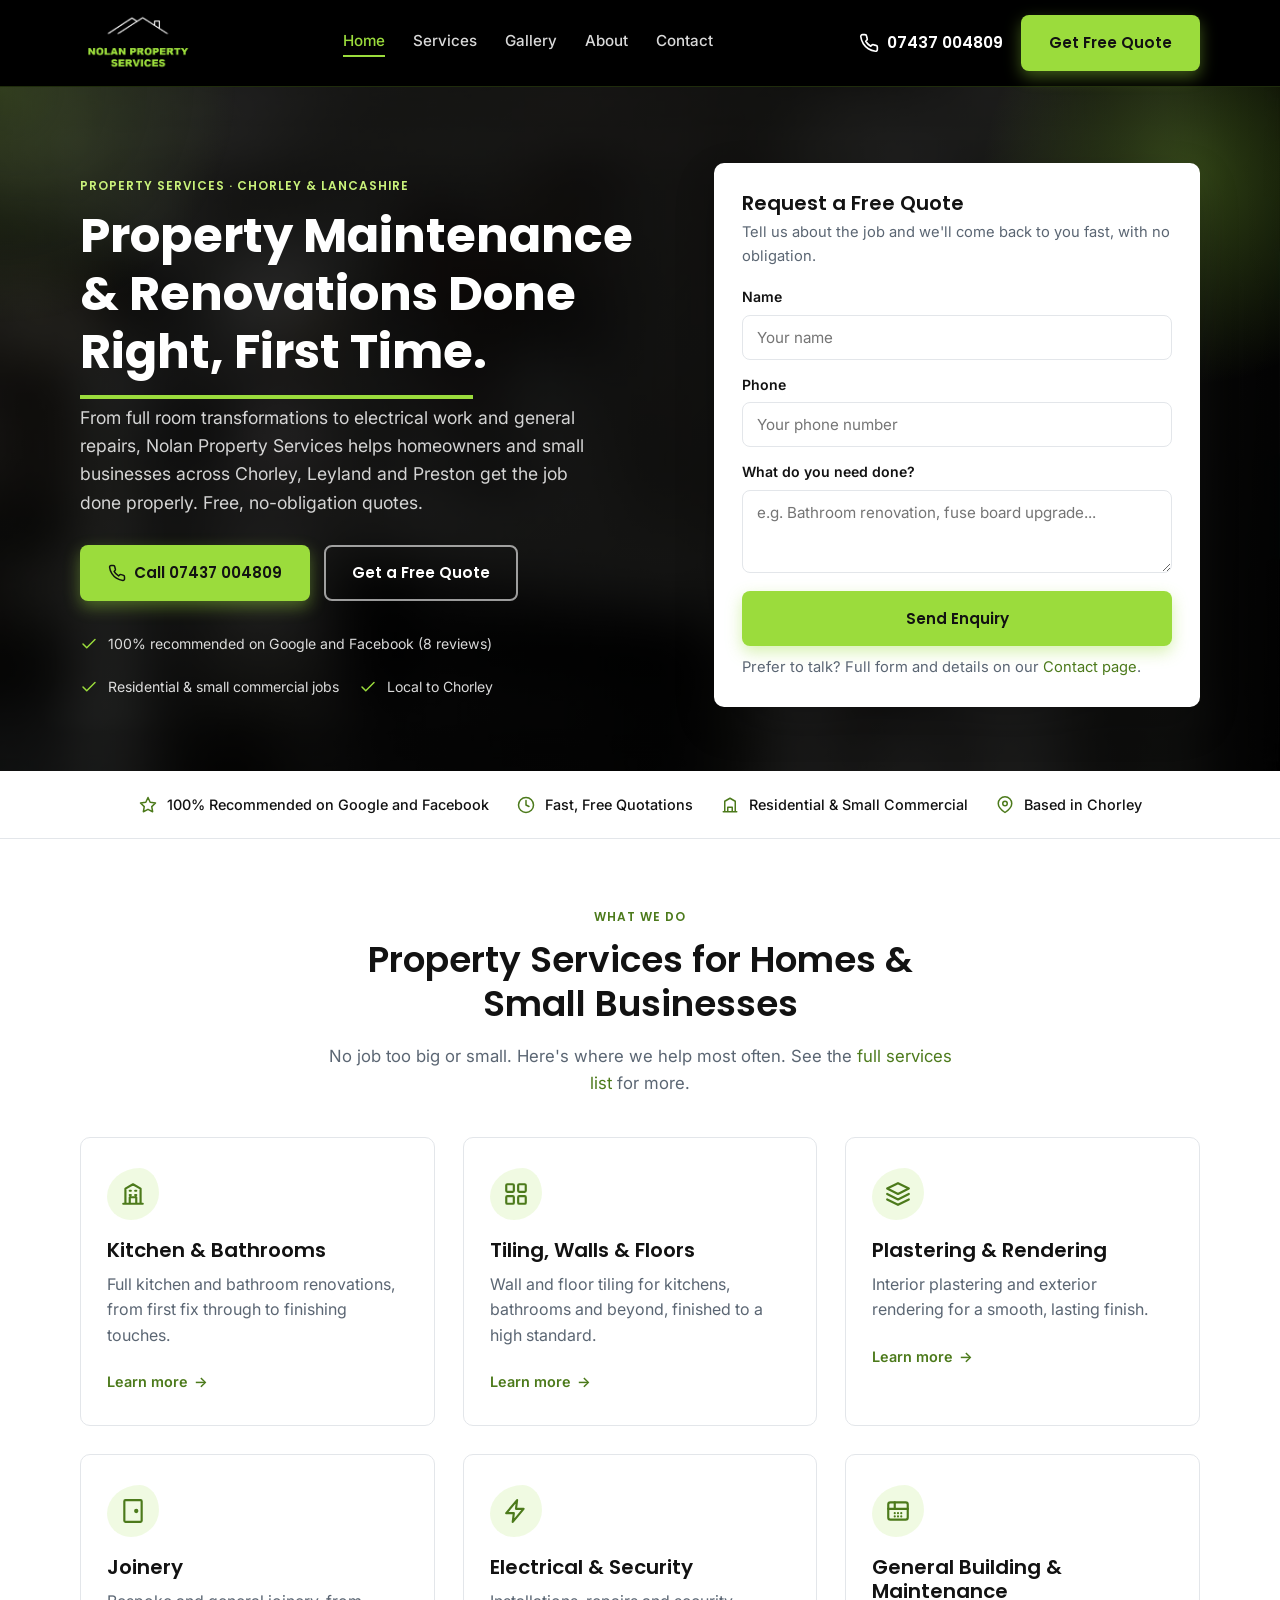
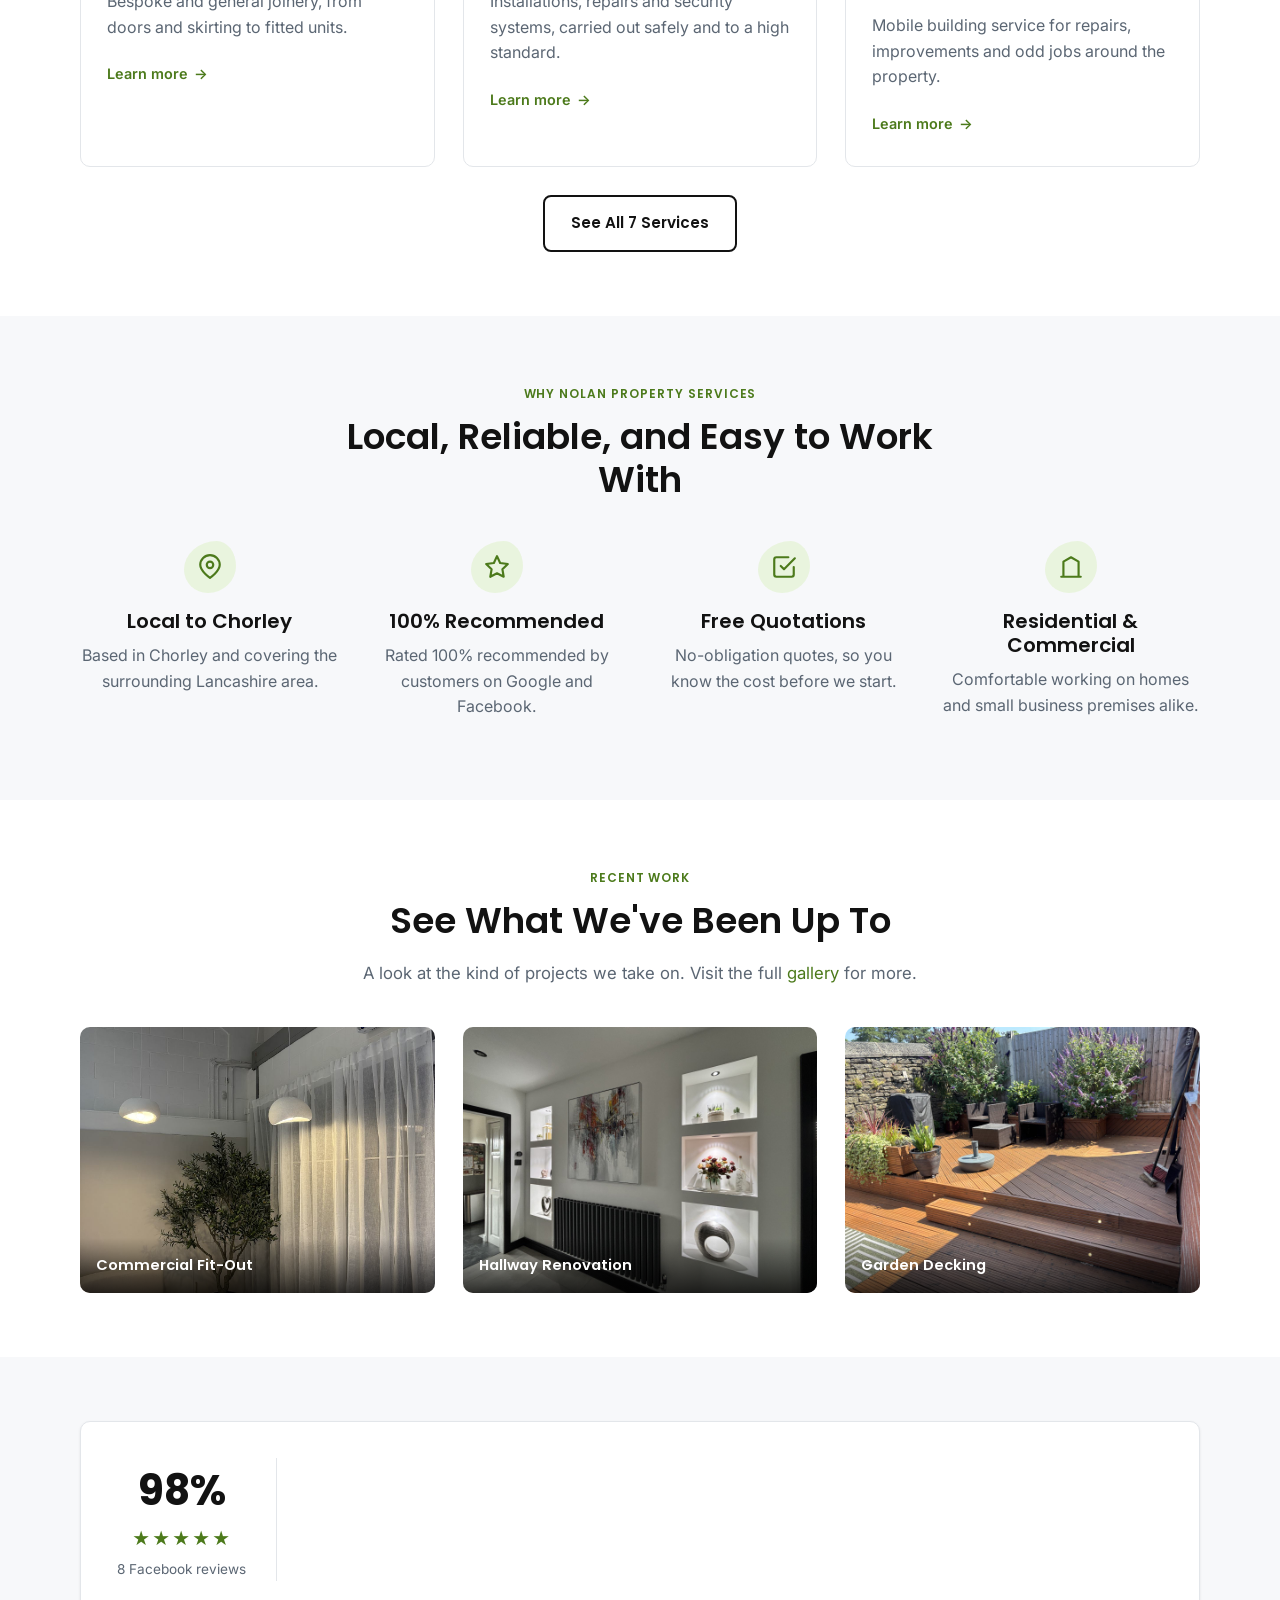
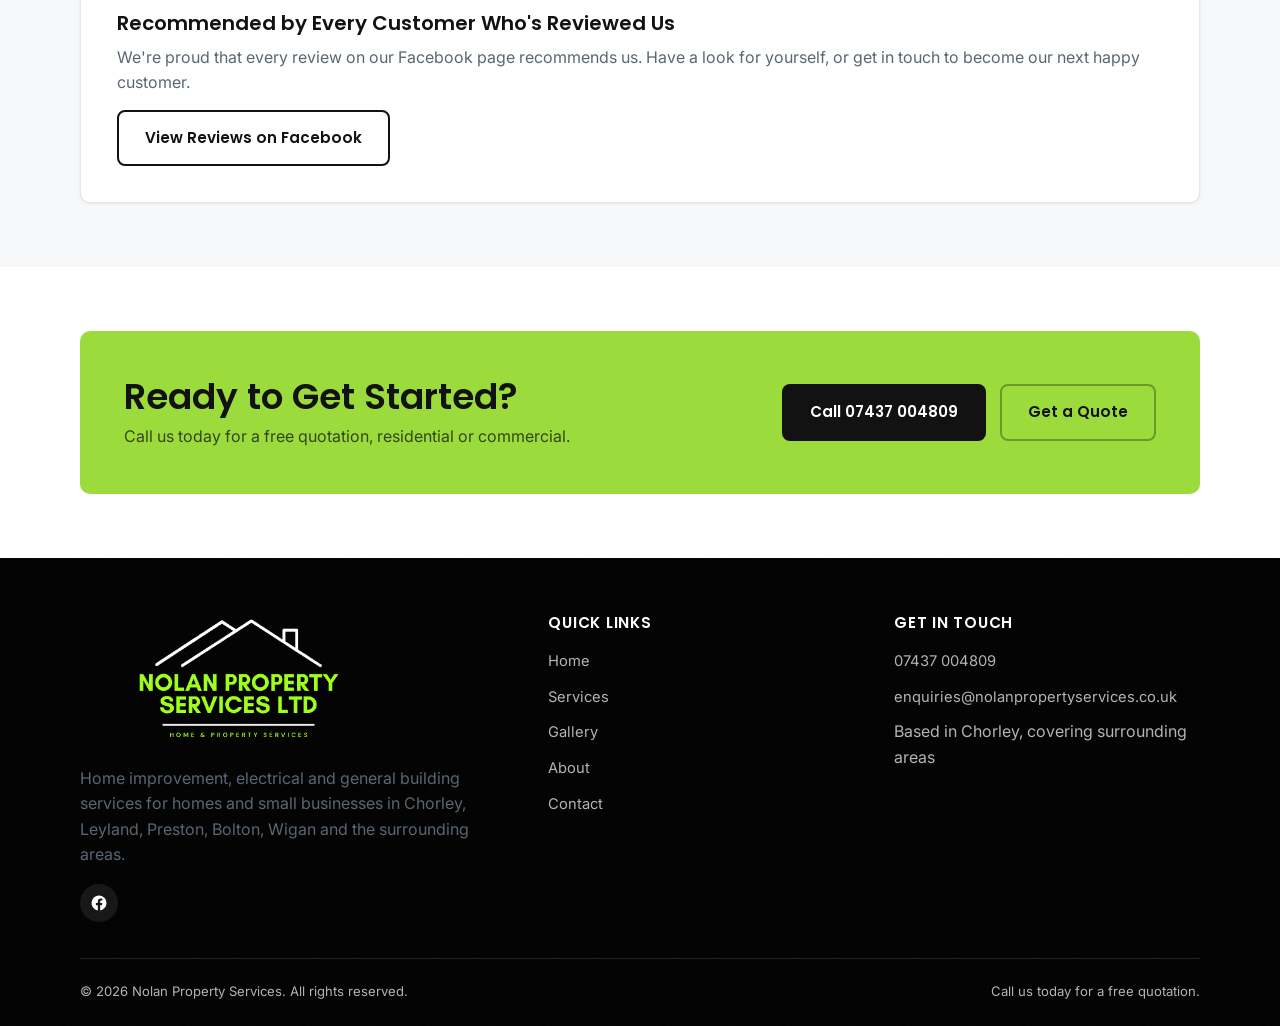
<file: index.html>
<!doctype html>
<html lang="en-GB">
<head>
<meta charset="UTF-8">
<meta name="viewport" content="width=device-width, initial-scale=1.0">
<title>Nolan Property Services | Property Maintenance &amp; Renovations in Chorley</title>
<meta name="description" content="Nolan Property Services: kitchens &amp; bathrooms, tiling, plastering, joinery, electrical &amp; security, general building and groundworks in Chorley, Leyland, Preston, Bolton and Wigan. Free quotes. Call 07437 004809.">
<link rel="icon" href="images/favicon.svg" type="image/svg+xml">
<link rel="preconnect" href="https://fonts.googleapis.com">
<link rel="preconnect" href="https://fonts.gstatic.com" crossorigin>
<link href="https://fonts.googleapis.com/css2?family=Inter:wght@400;500;600;700&family=Poppins:wght@600;700&display=swap" rel="stylesheet">
<link rel="stylesheet" href="css/style.css">

<meta property="og:title" content="Nolan Property Services | Chorley">
<meta property="og:description" content="Kitchens &amp; bathrooms, tiling, plastering, joinery, electrical &amp; security, general building and groundworks across Chorley, Leyland, Preston, Bolton, Wigan and beyond. Free, no-obligation quotes.">
<meta property="og:type" content="website">

<script type="application/ld+json">
{
  "@context": "https://schema.org",
  "@type": "HomeAndConstructionBusiness",
  "name": "Nolan Property Services",
  "telephone": "+447437004809",
  "email": "enquiries@nolanpropertyservices.co.uk",
  "areaServed": [
    { "@type": "Place", "name": "Chorley" },
    { "@type": "Place", "name": "Euxton" },
    { "@type": "Place", "name": "Whittle-le-Woods" },
    { "@type": "Place", "name": "Clayton-le-Woods" },
    { "@type": "Place", "name": "Adlington" },
    { "@type": "Place", "name": "Coppull" },
    { "@type": "Place", "name": "Charnock Richard" },
    { "@type": "Place", "name": "Buckshaw Village" },
    { "@type": "Place", "name": "Eccleston" },
    { "@type": "Place", "name": "Heskin" },
    { "@type": "Place", "name": "Wheelton" },
    { "@type": "Place", "name": "Anderton" },
    { "@type": "Place", "name": "Rivington" },
    { "@type": "Place", "name": "Leyland" },
    { "@type": "Place", "name": "Preston" },
    { "@type": "Place", "name": "Bamber Bridge" },
    { "@type": "Place", "name": "Walton-le-Dale" },
    { "@type": "Place", "name": "Withnell" },
    { "@type": "Place", "name": "Brinscall" },
    { "@type": "Place", "name": "Croston" },
    { "@type": "Place", "name": "Mawdesley" },
    { "@type": "Place", "name": "Bretherton" },
    { "@type": "Place", "name": "Standish" },
    { "@type": "Place", "name": "Shevington" },
    { "@type": "Place", "name": "Appley Bridge" },
    { "@type": "Place", "name": "Horwich" },
    { "@type": "Place", "name": "Blackrod" },
    { "@type": "Place", "name": "Westhoughton" },
    { "@type": "Place", "name": "Bolton" },
    { "@type": "Place", "name": "Wigan" },
    { "@type": "Place", "name": "Skelmersdale" },
    { "@type": "Place", "name": "Rufford" },
    { "@type": "Place", "name": "Hoghton" }
  ],
  "address": {
    "@type": "PostalAddress",
    "addressLocality": "Chorley",
    "addressCountry": "GB"
  },
  "sameAs": ["https://www.facebook.com/p/Nolan-Property-Services-LTD-61575183235272/"],
  "priceRange": "Free quotations",
  "url": "https://nolanpropertyservices.co.uk/",
  "makesOffer": [
    { "@type": "Offer", "itemOffered": { "@type": "Service", "name": "Kitchen & Bathrooms" } },
    { "@type": "Offer", "itemOffered": { "@type": "Service", "name": "Tiling, Walls & Floors" } },
    { "@type": "Offer", "itemOffered": { "@type": "Service", "name": "Plastering & Rendering" } },
    { "@type": "Offer", "itemOffered": { "@type": "Service", "name": "Joinery" } },
    { "@type": "Offer", "itemOffered": { "@type": "Service", "name": "Electrical & Security" } },
    { "@type": "Offer", "itemOffered": { "@type": "Service", "name": "General Building & Property Maintenance" } },
    { "@type": "Offer", "itemOffered": { "@type": "Service", "name": "Groundworks & Landscaping" } }
  ]
}
</script>
</head>
<body>

<header class="site-header">
  <div class="container header-inner">
    <a href="index.html" class="logo">
      <img class="logo-mark" src="images/logo-header.png" alt="Nolan Property Services">
    </a>

    <nav class="main-nav">
      <a href="index.html">Home</a>
      <a href="services.html">Services</a>
      <a href="gallery.html">Gallery</a>
      <a href="about.html">About</a>
      <a href="contact.html">Contact</a>
    </nav>

    <div class="header-cta">
      <a href="tel:+447437004809" class="header-phone">
        <svg width="20" height="20" viewBox="0 0 24 24" fill="none" stroke="currentColor" stroke-width="2" stroke-linecap="round" stroke-linejoin="round"><path d="M22 16.92v3a2 2 0 0 1-2.18 2 19.79 19.79 0 0 1-8.63-3.07 19.5 19.5 0 0 1-6-6 19.79 19.79 0 0 1-3.07-8.67A2 2 0 0 1 4.11 2h3a2 2 0 0 1 2 1.72c.127.96.361 1.903.7 2.81a2 2 0 0 1-.45 2.11L8.09 9.91a16 16 0 0 0 6 6l1.27-1.27a2 2 0 0 1 2.11-.45c.907.339 1.85.573 2.81.7A2 2 0 0 1 22 16.92z"/></svg>
        <span class="phone-label">07437 004809</span>
      </a>
      <a href="contact.html" class="btn btn-primary">Get Free Quote</a>
      <button class="nav-toggle" aria-label="Toggle menu" aria-expanded="false">
        <svg viewBox="0 0 24 24" fill="none" stroke="currentColor" stroke-width="2" stroke-linecap="round"><line x1="3" y1="6" x2="21" y2="6"/><line x1="3" y1="12" x2="21" y2="12"/><line x1="3" y1="18" x2="21" y2="18"/></svg>
      </button>
    </div>
  </div>
</header>

<section class="hero">
  <div class="container hero-inner">
    <div>
      <span class="eyebrow" style="color:#C9F27A;">Property Services · Chorley &amp; Lancashire</span>
      <h1>Property Maintenance &amp; Renovations Done <span class="marker-highlight">Right, First Time</span>.</h1>
      <p class="hero-lead">From full room transformations to electrical work and general repairs, Nolan Property Services helps homeowners and small businesses across Chorley, Leyland and Preston get the job done properly. Free, no-obligation quotes.</p>

      <div class="btn-row" style="margin-top:28px;">
        <a href="tel:+447437004809" class="btn btn-primary">
          <svg width="18" height="18" viewBox="0 0 24 24" fill="none" stroke="currentColor" stroke-width="2" stroke-linecap="round" stroke-linejoin="round"><path d="M22 16.92v3a2 2 0 0 1-2.18 2 19.79 19.79 0 0 1-8.63-3.07 19.5 19.5 0 0 1-6-6 19.79 19.79 0 0 1-3.07-8.67A2 2 0 0 1 4.11 2h3a2 2 0 0 1 2 1.72c.127.96.361 1.903.7 2.81a2 2 0 0 1-.45 2.11L8.09 9.91a16 16 0 0 0 6 6l1.27-1.27a2 2 0 0 1 2.11-.45c.907.339 1.85.573 2.81.7A2 2 0 0 1 22 16.92z"/></svg>
          Call 07437 004809
        </a>
        <a href="contact.html" class="btn btn-secondary">Get a Free Quote</a>
      </div>

      <div class="hero-badges">
        <div class="hero-badge">
          <svg width="18" height="18" viewBox="0 0 24 24" fill="none" stroke="currentColor" stroke-width="2" stroke-linecap="round" stroke-linejoin="round"><path d="M20 6L9 17l-5-5"/></svg>
          100% recommended on Google and Facebook (8 reviews)
        </div>
        <div class="hero-badge">
          <svg width="18" height="18" viewBox="0 0 24 24" fill="none" stroke="currentColor" stroke-width="2" stroke-linecap="round" stroke-linejoin="round"><path d="M20 6L9 17l-5-5"/></svg>
          Residential &amp; small commercial jobs
        </div>
        <div class="hero-badge">
          <svg width="18" height="18" viewBox="0 0 24 24" fill="none" stroke="currentColor" stroke-width="2" stroke-linecap="round" stroke-linejoin="round"><path d="M20 6L9 17l-5-5"/></svg>
          Local to Chorley
        </div>
      </div>
    </div>

    <div class="hero-panel">
      <h3>Request a Free Quote</h3>
      <p>Tell us about the job and we'll come back to you fast, with no obligation.</p>
      <form action="https://formspree.io/f/mgogppwa" method="POST">
        <div class="form-field" style="margin-bottom:14px;">
          <label for="hero-name">Name</label>
          <input type="text" id="hero-name" name="name" placeholder="Your name" required>
        </div>
        <div class="form-field" style="margin-bottom:14px;">
          <label for="hero-phone">Phone</label>
          <input type="tel" id="hero-phone" name="phone" placeholder="Your phone number" required>
        </div>
        <div class="form-field" style="margin-bottom:18px;">
          <label for="hero-job">What do you need done?</label>
          <textarea id="hero-job" name="message" rows="3" placeholder="e.g. Bathroom renovation, fuse board upgrade..."></textarea>
        </div>
        <button type="submit" class="btn btn-primary btn-block">Send Enquiry</button>
        <p class="form-note" style="margin-top:10px; margin-bottom:0;">Prefer to talk? Full form and details on our <a href="contact.html">Contact page</a>.</p>
      </form>
    </div>
  </div>
</section>

<div class="trust-strip">
  <div class="container">
    <div class="trust-item">
      <svg width="18" height="18" viewBox="0 0 24 24" fill="none" stroke="currentColor" stroke-width="2" stroke-linecap="round" stroke-linejoin="round"><path d="M12 2l2.9 6.26L22 9.27l-5 4.87 1.18 6.86L12 17.77l-6.18 3.23L7 14.14 2 9.27l7.1-1.01L12 2z"/></svg>
      100% Recommended on Google and Facebook
    </div>
    <div class="trust-item">
      <svg width="18" height="18" viewBox="0 0 24 24" fill="none" stroke="currentColor" stroke-width="2" stroke-linecap="round" stroke-linejoin="round"><circle cx="12" cy="12" r="10"/><path d="M12 6v6l4 2"/></svg>
      Fast, Free Quotations
    </div>
    <div class="trust-item">
      <svg width="18" height="18" viewBox="0 0 24 24" fill="none" stroke="currentColor" stroke-width="2" stroke-linecap="round" stroke-linejoin="round"><path d="M3 21h18M5 21V7l7-4 7 4v14M9 21v-6h6v6"/></svg>
      Residential &amp; Small Commercial
    </div>
    <div class="trust-item">
      <svg width="18" height="18" viewBox="0 0 24 24" fill="none" stroke="currentColor" stroke-width="2" stroke-linecap="round" stroke-linejoin="round"><path d="M21 10c0 6-9 12-9 12s-9-6-9-12a9 9 0 0 1 18 0z"/><circle cx="12" cy="10" r="3"/></svg>
      Based in Chorley
    </div>
  </div>
</div>

<section class="section">
  <div class="container">
    <div class="section-head">
      <span class="eyebrow">What We Do</span>
      <h2>Property Services for Homes &amp; Small Businesses</h2>
      <p>No job too big or small. Here's where we help most often. See the <a href="services.html">full services list</a> for more.</p>
    </div>

    <div class="grid grid-3">
      <div class="card">
        <div class="card-icon">
          <svg viewBox="0 0 24 24" fill="none" stroke="currentColor" stroke-width="2" stroke-linecap="round" stroke-linejoin="round"><path d="M3 21h18M5 21V7l7-4 7 4v14M9 21v-6h6v6M9 9h1M14 9h1M9 13h1M14 13h1"/></svg>
        </div>
        <h3>Kitchen &amp; Bathrooms</h3>
        <p>Full kitchen and bathroom renovations, from first fix through to finishing touches.</p>
        <a href="services.html#services" class="card-link">Learn more <span class="arrow">→</span></a>
      </div>
      <div class="card">
        <div class="card-icon">
          <svg viewBox="0 0 24 24" fill="none" stroke="currentColor" stroke-width="2" stroke-linecap="round" stroke-linejoin="round"><rect x="3" y="3" width="7" height="7" rx="1"/><rect x="14" y="3" width="7" height="7" rx="1"/><rect x="3" y="14" width="7" height="7" rx="1"/><rect x="14" y="14" width="7" height="7" rx="1"/></svg>
        </div>
        <h3>Tiling, Walls &amp; Floors</h3>
        <p>Wall and floor tiling for kitchens, bathrooms and beyond, finished to a high standard.</p>
        <a href="services.html#services" class="card-link">Learn more <span class="arrow">→</span></a>
      </div>
      <div class="card">
        <div class="card-icon">
          <svg viewBox="0 0 24 24" fill="none" stroke="currentColor" stroke-width="2" stroke-linecap="round" stroke-linejoin="round"><path d="M12 2 2 7l10 5 10-5-10-5z"/><path d="M2 17l10 5 10-5"/><path d="M2 12l10 5 10-5"/></svg>
        </div>
        <h3>Plastering &amp; Rendering</h3>
        <p>Interior plastering and exterior rendering for a smooth, lasting finish.</p>
        <a href="services.html#services" class="card-link">Learn more <span class="arrow">→</span></a>
      </div>
      <div class="card">
        <div class="card-icon">
          <svg viewBox="0 0 24 24" fill="none" stroke="currentColor" stroke-width="2" stroke-linecap="round" stroke-linejoin="round"><rect x="4" y="2" width="16" height="20" rx="1"/><circle cx="15" cy="12" r="1"/></svg>
        </div>
        <h3>Joinery</h3>
        <p>Bespoke and general joinery, from doors and skirting to fitted units.</p>
        <a href="services.html#services" class="card-link">Learn more <span class="arrow">→</span></a>
      </div>
      <div class="card">
        <div class="card-icon">
          <svg viewBox="0 0 24 24" fill="none" stroke="currentColor" stroke-width="2" stroke-linecap="round" stroke-linejoin="round"><path d="M13 2L3 14h7l-1 8 10-12h-7l1-8z"/></svg>
        </div>
        <h3>Electrical &amp; Security</h3>
        <p>Installations, repairs and security systems, carried out safely and to a high standard.</p>
        <a href="services.html#services" class="card-link">Learn more <span class="arrow">→</span></a>
      </div>
      <div class="card">
        <div class="card-icon">
          <svg viewBox="0 0 24 24" fill="none" stroke="currentColor" stroke-width="2" stroke-linecap="round" stroke-linejoin="round"><rect x="3" y="4" width="18" height="16" rx="2"/><path d="M3 10h18M9 4v6M12 14h.01M15 14h.01M9 17h.01M12 17h.01M15 17h.01M9 14h.01"/></svg>
        </div>
        <h3>General Building &amp; Maintenance</h3>
        <p>Mobile building service for repairs, improvements and odd jobs around the property.</p>
        <a href="services.html#services" class="card-link">Learn more <span class="arrow">→</span></a>
      </div>
    </div>
    <div class="text-center" style="margin-top:28px;">
      <a href="services.html#services" class="btn btn-outline">See All 7 Services</a>
    </div>
  </div>
</section>

<section class="section section-alt">
  <div class="container">
    <div class="section-head">
      <span class="eyebrow">Why Nolan Property Services</span>
      <h2>Local, Reliable, and Easy to Work With</h2>
    </div>
    <div class="grid grid-4">
      <div class="text-center">
        <div class="card-icon" style="margin:0 auto 16px;">
          <svg viewBox="0 0 24 24" fill="none" stroke="currentColor" stroke-width="2" stroke-linecap="round" stroke-linejoin="round"><path d="M21 10c0 6-9 12-9 12s-9-6-9-12a9 9 0 0 1 18 0z"/><circle cx="12" cy="10" r="3"/></svg>
        </div>
        <h3>Local to Chorley</h3>
        <p>Based in Chorley and covering the surrounding Lancashire area.</p>
      </div>
      <div class="text-center">
        <div class="card-icon" style="margin:0 auto 16px;">
          <svg viewBox="0 0 24 24" fill="none" stroke="currentColor" stroke-width="2" stroke-linecap="round" stroke-linejoin="round"><path d="M12 2l2.9 6.26L22 9.27l-5 4.87 1.18 6.86L12 17.77l-6.18 3.23L7 14.14 2 9.27l7.1-1.01L12 2z"/></svg>
        </div>
        <h3>100% Recommended</h3>
        <p>Rated 100% recommended by customers on Google and Facebook.</p>
      </div>
      <div class="text-center">
        <div class="card-icon" style="margin:0 auto 16px;">
          <svg viewBox="0 0 24 24" fill="none" stroke="currentColor" stroke-width="2" stroke-linecap="round" stroke-linejoin="round"><path d="M9 11l3 3L22 4M21 12v7a2 2 0 0 1-2 2H5a2 2 0 0 1-2-2V5a2 2 0 0 1 2-2h11"/></svg>
        </div>
        <h3>Free Quotations</h3>
        <p>No-obligation quotes, so you know the cost before we start.</p>
      </div>
      <div class="text-center">
        <div class="card-icon" style="margin:0 auto 16px;">
          <svg viewBox="0 0 24 24" fill="none" stroke="currentColor" stroke-width="2" stroke-linecap="round" stroke-linejoin="round"><path d="M3 21h18M5 21V7l7-4 7 4v14"/></svg>
        </div>
        <h3>Residential &amp; Commercial</h3>
        <p>Comfortable working on homes and small business premises alike.</p>
      </div>
    </div>
  </div>
</section>

<section class="section">
  <div class="container">
    <div class="section-head">
      <span class="eyebrow">Recent Work</span>
      <h2>See What We've Been Up To</h2>
      <p>A look at the kind of projects we take on. Visit the full <a href="gallery.html">gallery</a> for more.</p>
    </div>
    <div class="grid grid-3">
      <div class="photo-tile">
        <img src="images/gallery/work-15.jpg" alt="Commercial salon fit-out, small business unit" loading="lazy">
        <div class="photo-tile-caption">Commercial Fit-Out</div>
      </div>
      <div class="photo-tile">
        <img src="images/gallery/work-02.jpg" alt="Hallway renovation with feature lighting, Chorley" loading="lazy">
        <div class="photo-tile-caption">Hallway Renovation</div>
      </div>
      <div class="photo-tile">
        <img src="images/gallery/work-18.jpg" alt="Garden decking installation, Chorley" loading="lazy">
        <div class="photo-tile-caption">Garden Decking</div>
      </div>
    </div>
  </div>
</section>

<section class="section section-alt">
  <div class="container">
    <div id="reviews-carousel">

      <div class="review-panel" data-role="fallback">
        <div class="review-score">
          <div class="big">100%</div>
          <div class="review-stars">★★★★★</div>
          <p style="margin:6px 0 0; font-size:0.85rem;">8 Facebook reviews</p>
        </div>
        <div>
          <h3>Recommended by Every Customer Who's Reviewed Us</h3>
          <p style="margin-bottom:14px;">We're proud that every review on our Facebook page recommends us. Have a look for yourself, or get in touch to become our next happy customer.</p>
          <a href="https://www.facebook.com/p/Nolan-Property-Services-LTD-61575183235272/" target="_blank" rel="noopener" class="btn btn-outline">View Reviews on Facebook</a>
        </div>
      </div>

      <div class="reviews-live" data-role="live" style="display:none;">
        <div class="reviews-carousel-header">
          <div class="reviews-rating-summary">
            <span class="score" data-role="score">5.0</span>
            <span class="stars" data-role="stars">★★★★★</span>
            <span class="count" data-role="count"></span>
          </div>
          <div class="reviews-google-badge">
            <svg width="16" height="16" viewBox="0 0 24 24" aria-hidden="true"><path fill="#4285F4" d="M22.56 12.25c0-.78-.07-1.53-.2-2.25H12v4.26h5.92a5.06 5.06 0 0 1-2.2 3.32v2.77h3.57c2.08-1.92 3.28-4.74 3.28-8.1z"/><path fill="#34A853" d="M12 23c2.97 0 5.46-.98 7.28-2.66l-3.57-2.77c-.99.66-2.25 1.06-3.71 1.06-2.86 0-5.29-1.93-6.16-4.53H2.18v2.84A11 11 0 0 0 12 23z"/><path fill="#FBBC05" d="M5.84 14.09A6.6 6.6 0 0 1 5.5 12c0-.73.13-1.43.34-2.09V7.07H2.18A11 11 0 0 0 1 12c0 1.77.43 3.45 1.18 4.93z"/><path fill="#EA4335" d="M12 5.38c1.62 0 3.06.56 4.21 1.64l3.15-3.15C17.45 2.09 14.97 1 12 1A11 11 0 0 0 2.18 7.07l3.66 2.84C6.71 7.31 9.14 5.38 12 5.38z"/></svg>
            Google Reviews
          </div>
        </div>
        <div class="review-slide-track" data-role="track"></div>
        <div class="carousel-controls">
          <button class="carousel-arrow" data-role="prev" aria-label="Previous review" type="button">
            <svg viewBox="0 0 24 24" fill="none" stroke="currentColor" stroke-width="2" stroke-linecap="round" stroke-linejoin="round"><path d="M15 18l-6-6 6-6"/></svg>
          </button>
          <div class="carousel-dots" data-role="dots"></div>
          <button class="carousel-arrow" data-role="next" aria-label="Next review" type="button">
            <svg viewBox="0 0 24 24" fill="none" stroke="currentColor" stroke-width="2" stroke-linecap="round" stroke-linejoin="round"><path d="M9 18l6-6-6-6"/></svg>
          </button>
        </div>
      </div>

    </div>
  </div>
</section>

<section class="section">
  <div class="container">
    <div class="cta-banner">
      <div>
        <h2>Ready to Get Started?</h2>
        <p>Call us today for a free quotation, residential or commercial.</p>
      </div>
      <div class="btn-row">
        <a href="tel:+447437004809" class="btn btn-primary">Call 07437 004809</a>
        <a href="contact.html" class="btn btn-secondary" style="border-color:rgba(0,0,0,0.3); color:var(--color-dark);">Get a Quote</a>
      </div>
    </div>
  </div>
</section>

<footer class="site-footer">
  <div class="container">
    <div class="footer-grid">
      <div>
        <a href="index.html" class="footer-logo">
          <img class="footer-logo-mark" src="images/logo-footer.png" alt="Nolan Property Services">
        </a>
        <p>Home improvement, electrical and general building services for homes and small businesses in Chorley, Leyland, Preston, Bolton, Wigan and the surrounding areas.</p>
        <div class="social-icons">
          <a href="https://www.facebook.com/p/Nolan-Property-Services-LTD-61575183235272/" target="_blank" rel="noopener" aria-label="Facebook">
            <svg viewBox="0 0 24 24" fill="currentColor"><path d="M22 12a10 10 0 1 0-11.56 9.88v-6.99H7.9V12h2.54V9.8c0-2.5 1.49-3.89 3.77-3.89 1.09 0 2.24.2 2.24.2v2.46h-1.26c-1.24 0-1.63.77-1.63 1.56V12h2.78l-.44 2.89h-2.34v6.99A10 10 0 0 0 22 12z"/></svg>
          </a>
        </div>
      </div>
      <div>
        <h4>Quick Links</h4>
        <ul>
          <li><a href="index.html">Home</a></li>
          <li><a href="services.html">Services</a></li>
          <li><a href="gallery.html">Gallery</a></li>
          <li><a href="about.html">About</a></li>
          <li><a href="contact.html">Contact</a></li>
        </ul>
      </div>
      <div>
        <h4>Get In Touch</h4>
        <ul>
          <li><a href="tel:+447437004809">07437 004809</a></li>
          <li><a href="mailto:enquiries@nolanpropertyservices.co.uk">enquiries@nolanpropertyservices.co.uk</a></li>
          <li>Based in Chorley, covering surrounding areas</li>
        </ul>
      </div>
    </div>
    <div class="footer-bottom">
      <span>&copy; <span id="year"></span> Nolan Property Services. All rights reserved.</span>
      <span>Call us today for a free quotation.</span>
    </div>
  </div>
</footer>

<div class="mobile-call-bar">
  <a href="tel:+447437004809" class="btn btn-primary">Call Now</a>
  <a href="contact.html" class="btn btn-outline" style="border-color:var(--color-dark); color:var(--color-dark);">Get Quote</a>
</div>

<script src="js/main.js"></script>
</body>
</html>
</file>
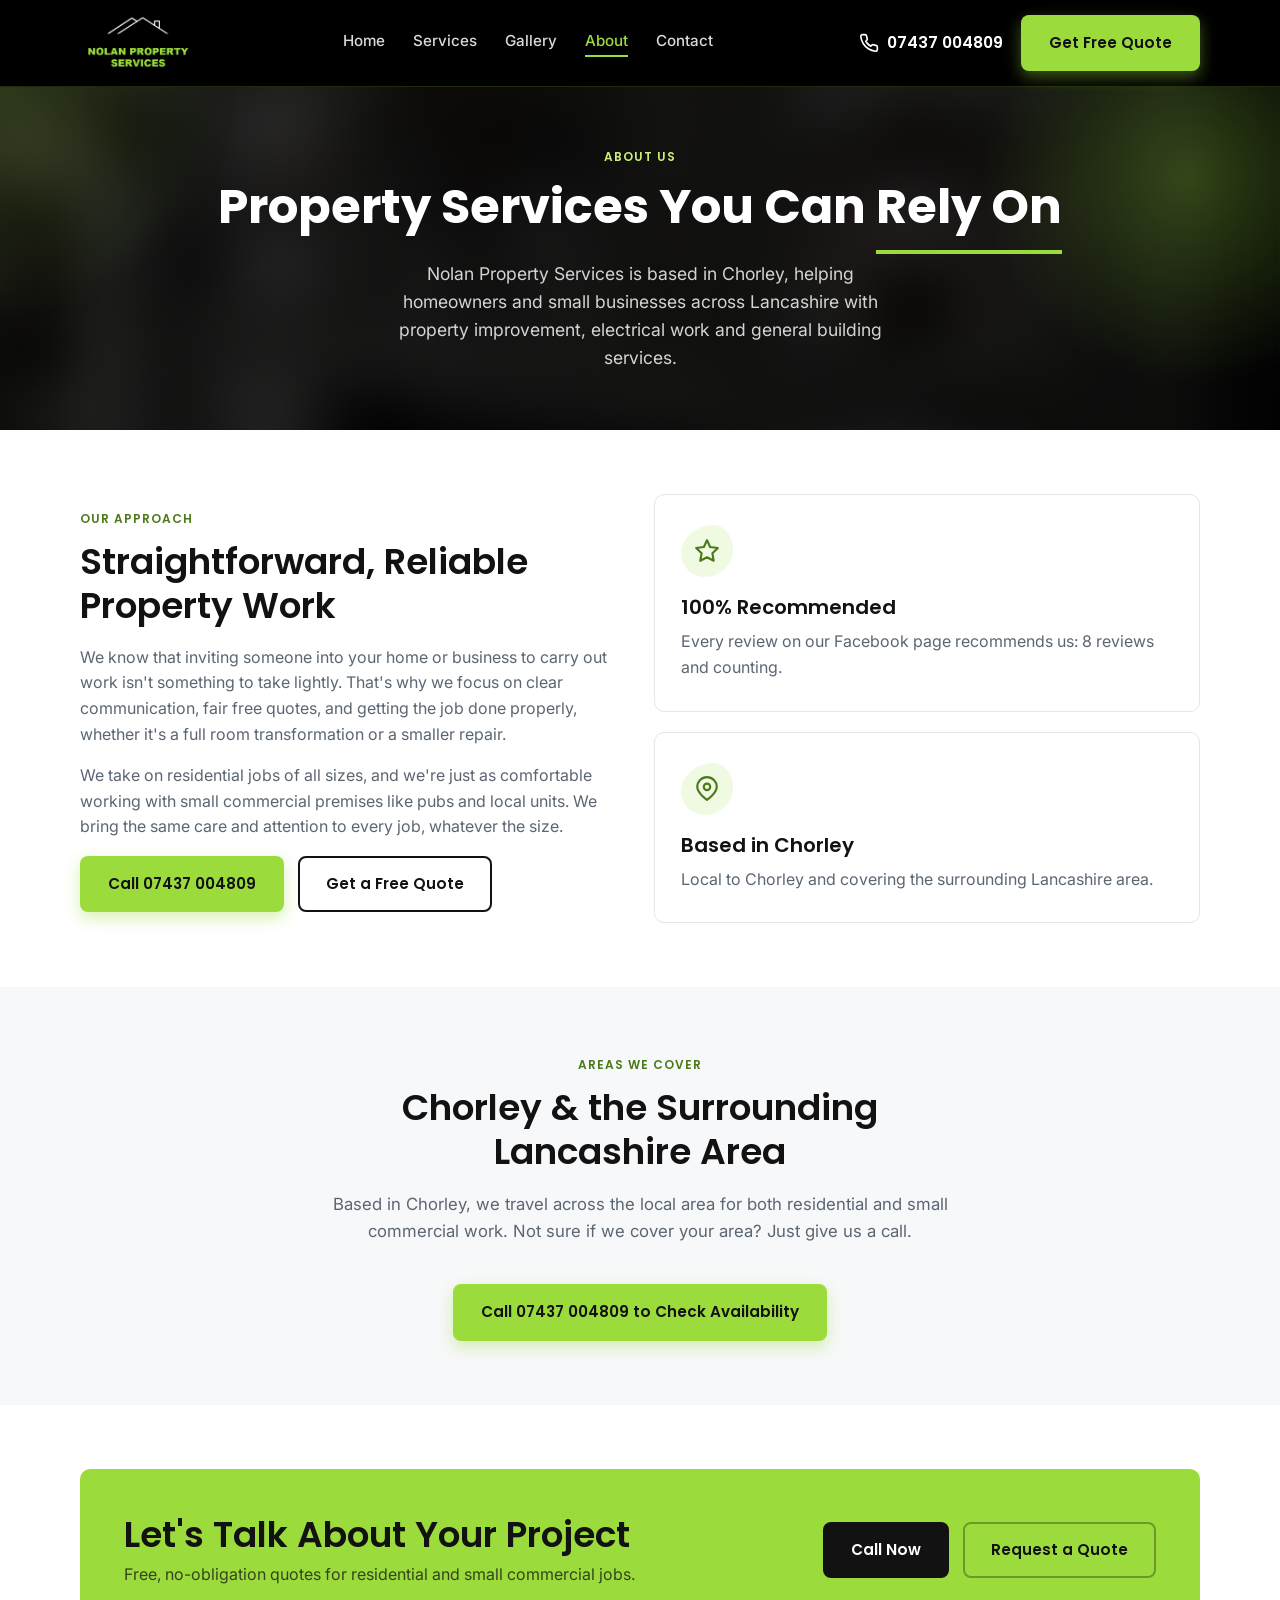
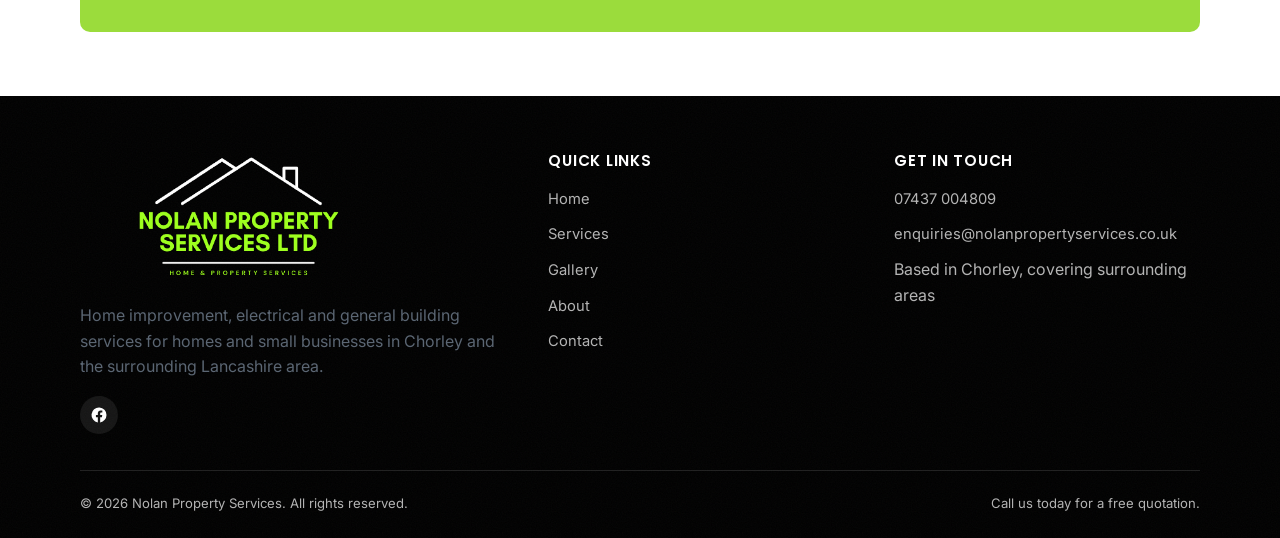
<file: about.html>
<!doctype html>
<html lang="en-GB">
<head>
<meta charset="UTF-8">
<meta name="viewport" content="width=device-width, initial-scale=1.0">
<title>About Us | Nolan Property Services, Chorley</title>
<meta name="description" content="Nolan Property Services is a Chorley-based property services company covering home improvement, electrical work and small commercial jobs across Lancashire.">
<link rel="icon" href="images/favicon.svg" type="image/svg+xml">
<link rel="preconnect" href="https://fonts.googleapis.com">
<link rel="preconnect" href="https://fonts.gstatic.com" crossorigin>
<link href="https://fonts.googleapis.com/css2?family=Inter:wght@400;500;600;700&family=Poppins:wght@600;700&display=swap" rel="stylesheet">
<link rel="stylesheet" href="css/style.css">
</head>
<body>

<header class="site-header">
  <div class="container header-inner">
    <a href="index.html" class="logo">
      <img class="logo-mark" src="images/logo-header.png" alt="Nolan Property Services">
    </a>

    <nav class="main-nav">
      <a href="index.html">Home</a>
      <a href="services.html">Services</a>
      <a href="gallery.html">Gallery</a>
      <a href="about.html">About</a>
      <a href="contact.html">Contact</a>
    </nav>

    <div class="header-cta">
      <a href="tel:+447437004809" class="header-phone">
        <svg width="20" height="20" viewBox="0 0 24 24" fill="none" stroke="currentColor" stroke-width="2" stroke-linecap="round" stroke-linejoin="round"><path d="M22 16.92v3a2 2 0 0 1-2.18 2 19.79 19.79 0 0 1-8.63-3.07 19.5 19.5 0 0 1-6-6 19.79 19.79 0 0 1-3.07-8.67A2 2 0 0 1 4.11 2h3a2 2 0 0 1 2 1.72c.127.96.361 1.903.7 2.81a2 2 0 0 1-.45 2.11L8.09 9.91a16 16 0 0 0 6 6l1.27-1.27a2 2 0 0 1 2.11-.45c.907.339 1.85.573 2.81.7A2 2 0 0 1 22 16.92z"/></svg>
        <span class="phone-label">07437 004809</span>
      </a>
      <a href="contact.html" class="btn btn-primary">Get Free Quote</a>
      <button class="nav-toggle" aria-label="Toggle menu" aria-expanded="false">
        <svg viewBox="0 0 24 24" fill="none" stroke="currentColor" stroke-width="2" stroke-linecap="round"><line x1="3" y1="6" x2="21" y2="6"/><line x1="3" y1="12" x2="21" y2="12"/><line x1="3" y1="18" x2="21" y2="18"/></svg>
      </button>
    </div>
  </div>
</header>

<section class="hero" style="padding-bottom:10px;">
  <div class="container" style="position:relative; padding:56px 20px 48px; text-align:center;">
    <span class="eyebrow" style="color:#C9F27A;">About Us</span>
    <h1 style="color:#fff;">Property Services You Can <span class="marker-highlight">Rely On</span></h1>
    <p class="hero-lead" style="margin:0 auto;">Nolan Property Services is based in Chorley, helping homeowners and small businesses across Lancashire with property improvement, electrical work and general building services.</p>
  </div>
</section>

<section class="section">
  <div class="container grid grid-2" style="align-items:center;">
    <div>
      <span class="eyebrow">Our Approach</span>
      <h2>Straightforward, Reliable Property Work</h2>
      <p>We know that inviting someone into your home or business to carry out work isn't something to take lightly. That's why we focus on clear communication, fair free quotes, and getting the job done properly, whether it's a full room transformation or a smaller repair.</p>
      <p>We take on residential jobs of all sizes, and we're just as comfortable working with small commercial premises like pubs and local units. We bring the same care and attention to every job, whatever the size.</p>
      <div class="btn-row">
        <a href="tel:+447437004809" class="btn btn-primary">Call 07437 004809</a>
        <a href="contact.html" class="btn btn-outline">Get a Free Quote</a>
      </div>
    </div>
    <div class="grid" style="gap:20px;">
      <div class="card">
        <div class="card-icon">
          <svg viewBox="0 0 24 24" fill="none" stroke="currentColor" stroke-width="2" stroke-linecap="round" stroke-linejoin="round"><path d="M12 2l2.9 6.26L22 9.27l-5 4.87 1.18 6.86L12 17.77l-6.18 3.23L7 14.14 2 9.27l7.1-1.01L12 2z"/></svg>
        </div>
        <h3>100% Recommended</h3>
        <p style="margin:0;">Every review on our Facebook page recommends us: 8 reviews and counting.</p>
      </div>
      <div class="card">
        <div class="card-icon">
          <svg viewBox="0 0 24 24" fill="none" stroke="currentColor" stroke-width="2" stroke-linecap="round" stroke-linejoin="round"><path d="M21 10c0 6-9 12-9 12s-9-6-9-12a9 9 0 0 1 18 0z"/><circle cx="12" cy="10" r="3"/></svg>
        </div>
        <h3>Based in Chorley</h3>
        <p style="margin:0;">Local to Chorley and covering the surrounding Lancashire area.</p>
      </div>
    </div>
  </div>
</section>

<section class="section section-alt">
  <div class="container">
    <div class="section-head">
      <span class="eyebrow">Areas We Cover</span>
      <h2>Chorley &amp; the Surrounding Lancashire Area</h2>
      <p>Based in Chorley, we travel across the local area for both residential and small commercial work. Not sure if we cover your area? Just give us a call.</p>
    </div>
    <div class="text-center">
      <a href="tel:+447437004809" class="btn btn-primary">Call 07437 004809 to Check Availability</a>
    </div>
  </div>
</section>

<section class="section">
  <div class="container">
    <div class="cta-banner">
      <div>
        <h2>Let's Talk About Your Project</h2>
        <p>Free, no-obligation quotes for residential and small commercial jobs.</p>
      </div>
      <div class="btn-row">
        <a href="tel:+447437004809" class="btn btn-primary">Call Now</a>
        <a href="contact.html" class="btn btn-secondary" style="border-color:rgba(0,0,0,0.3); color:var(--color-dark);">Request a Quote</a>
      </div>
    </div>
  </div>
</section>

<footer class="site-footer">
  <div class="container">
    <div class="footer-grid">
      <div>
        <a href="index.html" class="footer-logo">
          <img class="footer-logo-mark" src="images/logo-footer.png" alt="Nolan Property Services">
        </a>
        <p>Home improvement, electrical and general building services for homes and small businesses in Chorley and the surrounding Lancashire area.</p>
        <div class="social-icons">
          <a href="https://www.facebook.com/p/Nolan-Property-Services-LTD-61575183235272/" target="_blank" rel="noopener" aria-label="Facebook">
            <svg viewBox="0 0 24 24" fill="currentColor"><path d="M22 12a10 10 0 1 0-11.56 9.88v-6.99H7.9V12h2.54V9.8c0-2.5 1.49-3.89 3.77-3.89 1.09 0 2.24.2 2.24.2v2.46h-1.26c-1.24 0-1.63.77-1.63 1.56V12h2.78l-.44 2.89h-2.34v6.99A10 10 0 0 0 22 12z"/></svg>
          </a>
        </div>
      </div>
      <div>
        <h4>Quick Links</h4>
        <ul>
          <li><a href="index.html">Home</a></li>
          <li><a href="services.html">Services</a></li>
          <li><a href="gallery.html">Gallery</a></li>
          <li><a href="about.html">About</a></li>
          <li><a href="contact.html">Contact</a></li>
        </ul>
      </div>
      <div>
        <h4>Get In Touch</h4>
        <ul>
          <li><a href="tel:+447437004809">07437 004809</a></li>
          <li><a href="mailto:enquiries@nolanpropertyservices.co.uk">enquiries@nolanpropertyservices.co.uk</a></li>
          <li>Based in Chorley, covering surrounding areas</li>
        </ul>
      </div>
    </div>
    <div class="footer-bottom">
      <span>&copy; <span id="year"></span> Nolan Property Services. All rights reserved.</span>
      <span>Call us today for a free quotation.</span>
    </div>
  </div>
</footer>

<div class="mobile-call-bar">
  <a href="tel:+447437004809" class="btn btn-primary">Call Now</a>
  <a href="contact.html" class="btn btn-outline" style="border-color:var(--color-dark); color:var(--color-dark);">Get Quote</a>
</div>

<script src="js/main.js"></script>
</body>
</html>
</file>
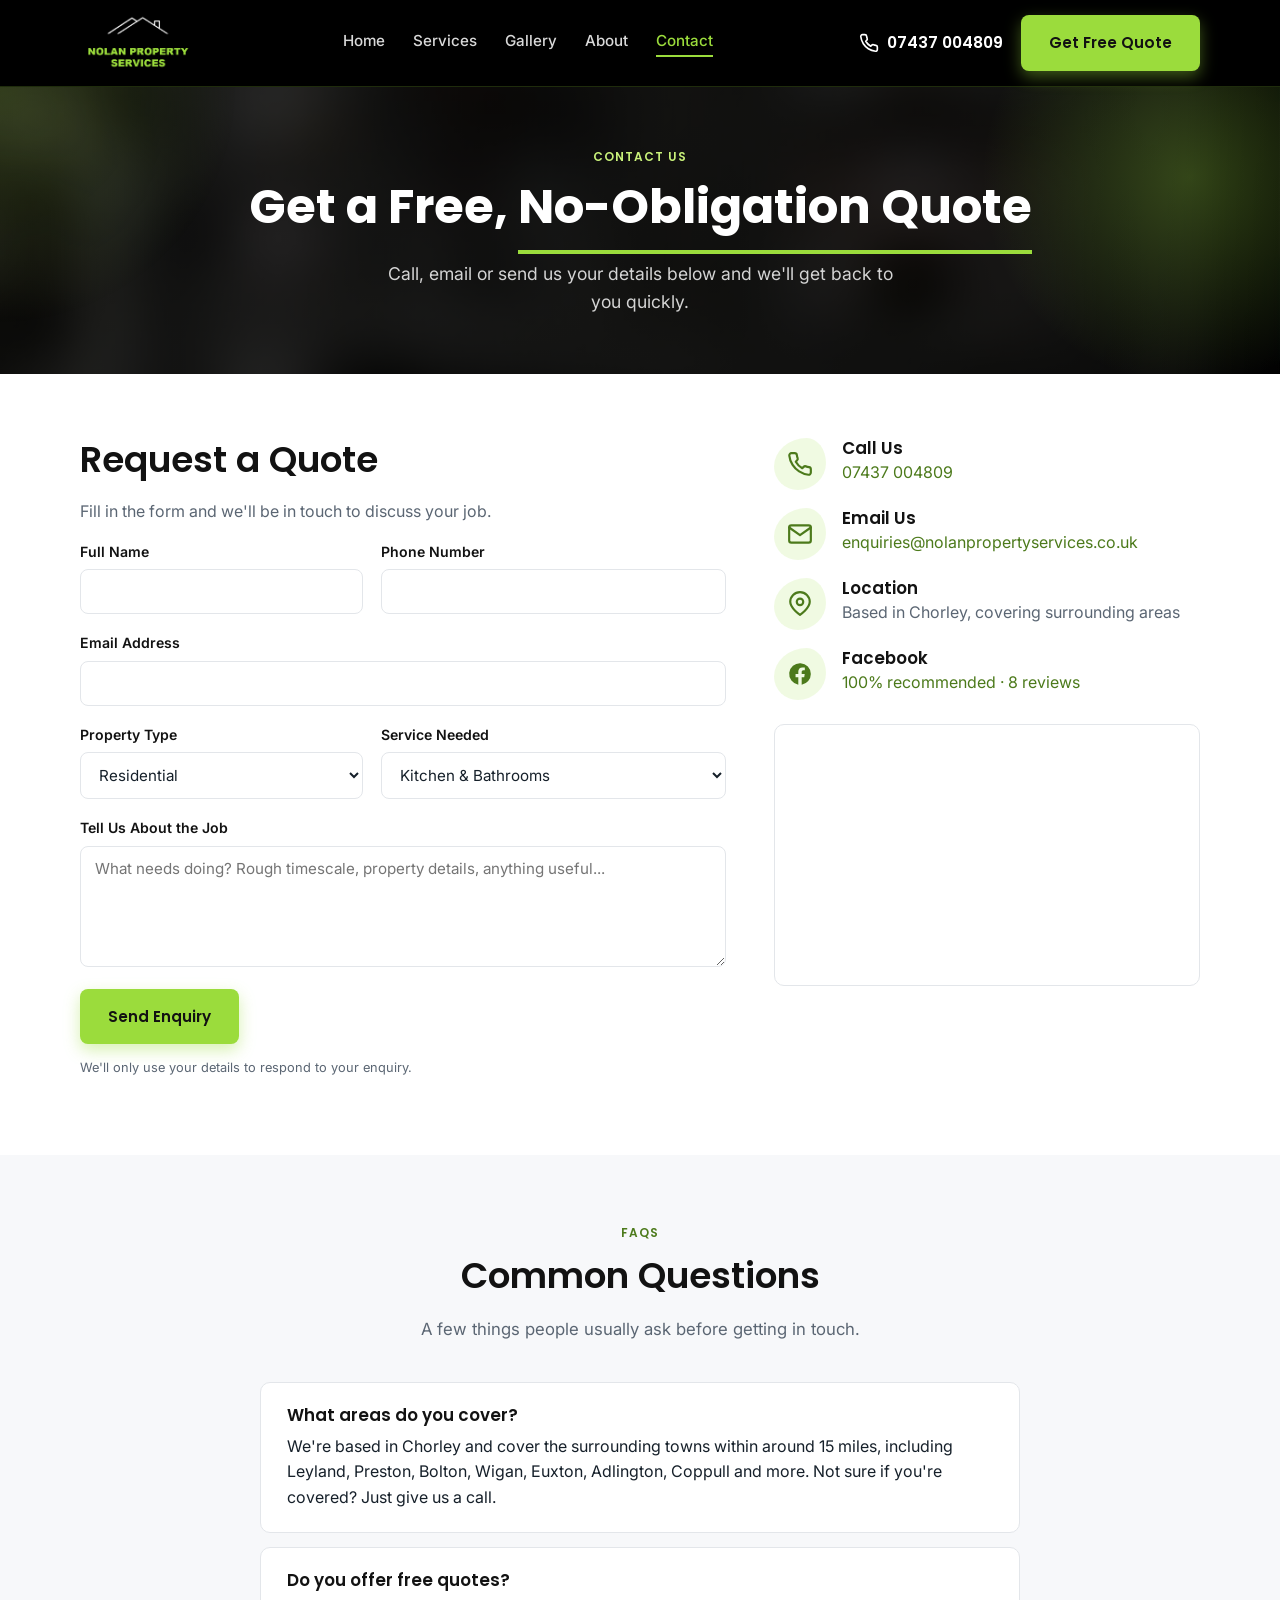
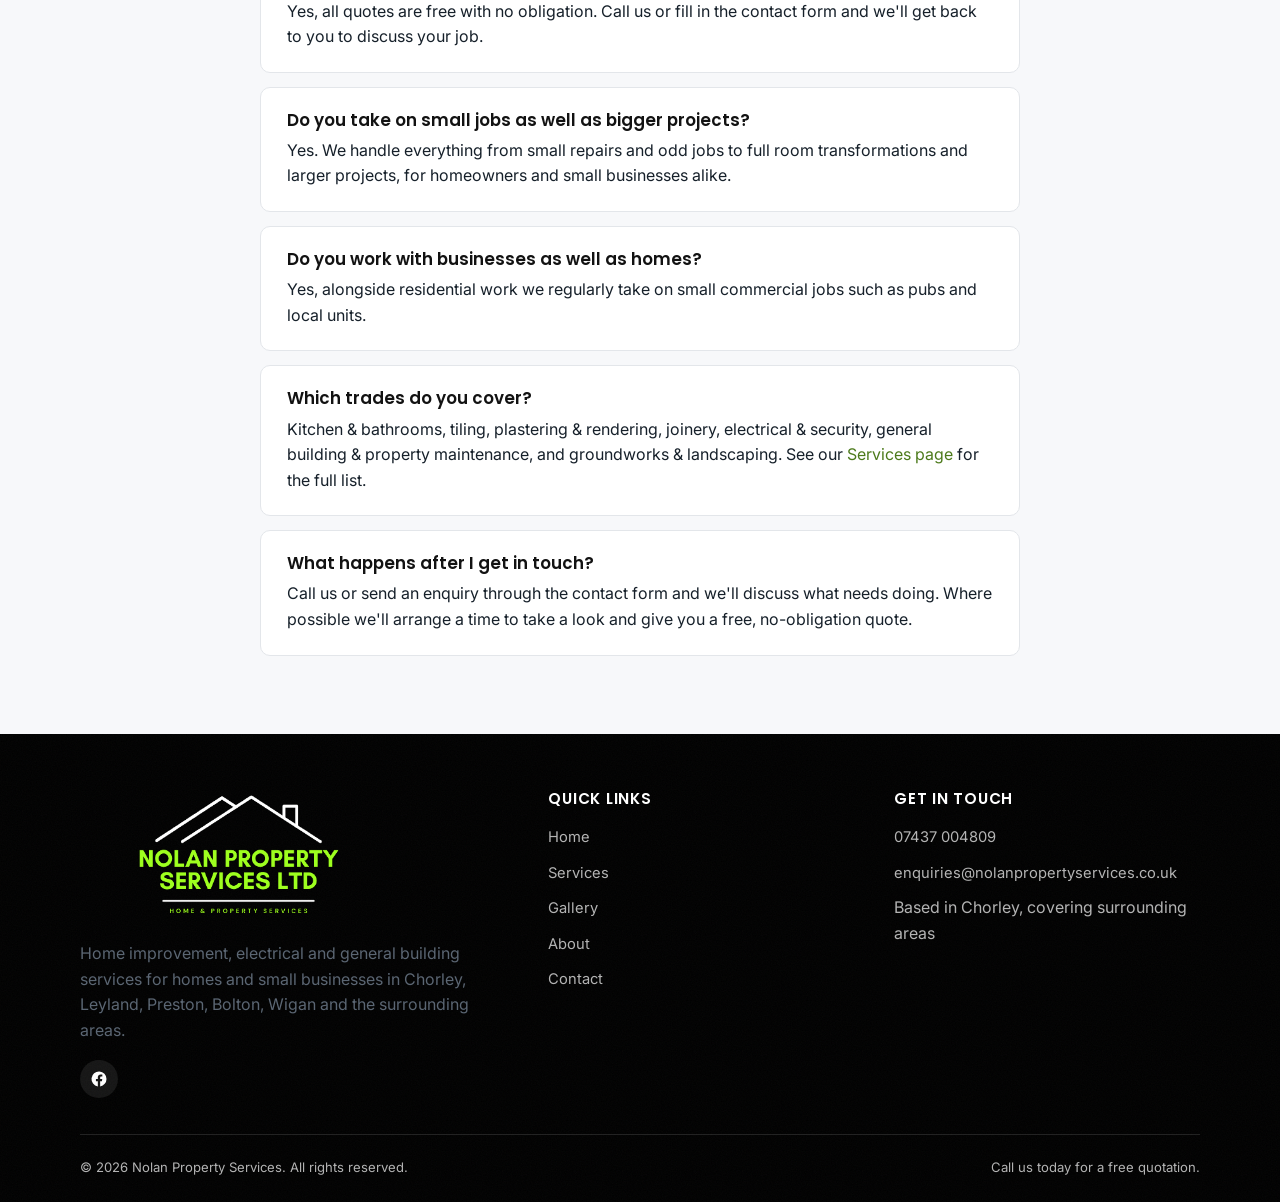
<file: contact.html>
<!doctype html>
<html lang="en-GB">
<head>
<meta charset="UTF-8">
<meta name="viewport" content="width=device-width, initial-scale=1.0">
<title>Contact Us | Nolan Property Services, Chorley</title>
<meta name="description" content="Get a free, no-obligation quote from Nolan Property Services. Call 07437 004809, email enquiries@nolanpropertyservices.co.uk, or send an enquiry online.">
<link rel="icon" href="images/favicon.svg" type="image/svg+xml">
<link rel="preconnect" href="https://fonts.googleapis.com">
<link rel="preconnect" href="https://fonts.gstatic.com" crossorigin>
<link href="https://fonts.googleapis.com/css2?family=Inter:wght@400;500;600;700&family=Poppins:wght@600;700&display=swap" rel="stylesheet">
<link rel="stylesheet" href="css/style.css">
<script type="application/ld+json">
{
  "@context": "https://schema.org",
  "@type": "FAQPage",
  "mainEntity": [
    {
      "@type": "Question",
      "name": "What areas do you cover?",
      "acceptedAnswer": {
        "@type": "Answer",
        "text": "We're based in Chorley and cover the surrounding towns within around 15 miles, including Leyland, Preston, Bolton, Wigan, Euxton, Adlington, Coppull and more. Not sure if you're covered? Just give us a call."
      }
    },
    {
      "@type": "Question",
      "name": "Do you offer free quotes?",
      "acceptedAnswer": {
        "@type": "Answer",
        "text": "Yes, all quotes are free with no obligation. Call us or fill in the contact form and we'll get back to you to discuss your job."
      }
    },
    {
      "@type": "Question",
      "name": "Do you take on small jobs as well as bigger projects?",
      "acceptedAnswer": {
        "@type": "Answer",
        "text": "Yes. We handle everything from small repairs and odd jobs to full room transformations and larger projects, for homeowners and small businesses alike."
      }
    },
    {
      "@type": "Question",
      "name": "Do you work with businesses as well as homes?",
      "acceptedAnswer": {
        "@type": "Answer",
        "text": "Yes, alongside residential work we regularly take on small commercial jobs such as pubs and local units."
      }
    },
    {
      "@type": "Question",
      "name": "Which trades do you cover?",
      "acceptedAnswer": {
        "@type": "Answer",
        "text": "Kitchens & bathrooms, tiling, plastering & rendering, joinery, electrical & security, general building & property maintenance, and groundworks & landscaping. See our Services page for the full list."
      }
    },
    {
      "@type": "Question",
      "name": "What happens after I get in touch?",
      "acceptedAnswer": {
        "@type": "Answer",
        "text": "Call us or send an enquiry through the contact form and we'll discuss what needs doing. Where possible we'll arrange a time to take a look and give you a free, no-obligation quote."
      }
    }
  ]
}
</script>
</head>
<body>

<header class="site-header">
  <div class="container header-inner">
    <a href="index.html" class="logo">
      <img class="logo-mark" src="images/logo-header.png" alt="Nolan Property Services">
    </a>

    <nav class="main-nav">
      <a href="index.html">Home</a>
      <a href="services.html">Services</a>
      <a href="gallery.html">Gallery</a>
      <a href="about.html">About</a>
      <a href="contact.html">Contact</a>
    </nav>

    <div class="header-cta">
      <a href="tel:+447437004809" class="header-phone">
        <svg width="20" height="20" viewBox="0 0 24 24" fill="none" stroke="currentColor" stroke-width="2" stroke-linecap="round" stroke-linejoin="round"><path d="M22 16.92v3a2 2 0 0 1-2.18 2 19.79 19.79 0 0 1-8.63-3.07 19.5 19.5 0 0 1-6-6 19.79 19.79 0 0 1-3.07-8.67A2 2 0 0 1 4.11 2h3a2 2 0 0 1 2 1.72c.127.96.361 1.903.7 2.81a2 2 0 0 1-.45 2.11L8.09 9.91a16 16 0 0 0 6 6l1.27-1.27a2 2 0 0 1 2.11-.45c.907.339 1.85.573 2.81.7A2 2 0 0 1 22 16.92z"/></svg>
        <span class="phone-label">07437 004809</span>
      </a>
      <a href="contact.html" class="btn btn-primary">Get Free Quote</a>
      <button class="nav-toggle" aria-label="Toggle menu" aria-expanded="false">
        <svg viewBox="0 0 24 24" fill="none" stroke="currentColor" stroke-width="2" stroke-linecap="round"><line x1="3" y1="6" x2="21" y2="6"/><line x1="3" y1="12" x2="21" y2="12"/><line x1="3" y1="18" x2="21" y2="18"/></svg>
      </button>
    </div>
  </div>
</header>

<section class="hero" style="padding-bottom:10px;">
  <div class="container" style="position:relative; padding:56px 20px 48px; text-align:center;">
    <span class="eyebrow" style="color:#C9F27A;">Contact Us</span>
    <h1 style="color:#fff;">Get a Free, <span class="marker-highlight">No-Obligation Quote</span></h1>
    <p class="hero-lead" style="margin:0 auto;">Call, email or send us your details below and we'll get back to you quickly.</p>
  </div>
</section>

<section class="section">
  <div class="container grid grid-2" style="align-items:flex-start; gap:48px;">
    <div>
      <h2>Request a Quote</h2>
      <p>Fill in the form and we'll be in touch to discuss your job.</p>

      <form id="lead-form" action="https://formspree.io/f/mgogppwa" method="POST">
        <div class="form-grid">
          <div class="form-field">
            <label for="name">Full Name</label>
            <input type="text" id="name" name="name" required>
          </div>
          <div class="form-field">
            <label for="phone">Phone Number</label>
            <input type="tel" id="phone" name="phone" required>
          </div>
          <div class="form-field full">
            <label for="email">Email Address</label>
            <input type="email" id="email" name="email" required>
          </div>
          <div class="form-field">
            <label for="property-type">Property Type</label>
            <select id="property-type" name="property_type">
              <option value="Residential">Residential</option>
              <option value="Commercial">Commercial (e.g. pub, small unit)</option>
            </select>
          </div>
          <div class="form-field">
            <label for="service">Service Needed</label>
            <select id="service" name="service">
              <option value="Kitchen &amp; Bathrooms">Kitchen &amp; Bathrooms</option>
              <option value="Tiling, Walls &amp; Floors">Tiling, Walls &amp; Floors</option>
              <option value="Plastering &amp; Rendering">Plastering &amp; Rendering</option>
              <option value="Joinery">Joinery</option>
              <option value="Electrical &amp; Security">Electrical &amp; Security</option>
              <option value="General Building &amp; Property Maintenance">General Building &amp; Property Maintenance</option>
              <option value="Groundworks &amp; Landscaping">Groundworks &amp; Landscaping</option>
              <option value="Other">Other / Not Sure</option>
            </select>
          </div>
          <div class="form-field full">
            <label for="message">Tell Us About the Job</label>
            <textarea id="message" name="message" rows="5" placeholder="What needs doing? Rough timescale, property details, anything useful..."></textarea>
          </div>
        </div>

        <button type="submit" class="btn btn-primary" style="margin-top:22px;">Send Enquiry</button>
        <p class="form-note" style="margin-top:14px;">We'll only use your details to respond to your enquiry.</p>
        <div id="form-status" class="form-status"></div>
      </form>
    </div>

    <div>
      <div class="contact-info-list">
        <div class="contact-info-item">
          <div class="card-icon">
            <svg viewBox="0 0 24 24" fill="none" stroke="currentColor" stroke-width="2" stroke-linecap="round" stroke-linejoin="round"><path d="M22 16.92v3a2 2 0 0 1-2.18 2 19.79 19.79 0 0 1-8.63-3.07 19.5 19.5 0 0 1-6-6 19.79 19.79 0 0 1-3.07-8.67A2 2 0 0 1 4.11 2h3a2 2 0 0 1 2 1.72c.127.96.361 1.903.7 2.81a2 2 0 0 1-.45 2.11L8.09 9.91a16 16 0 0 0 6 6l1.27-1.27a2 2 0 0 1 2.11-.45c.907.339 1.85.573 2.81.7A2 2 0 0 1 22 16.92z"/></svg>
          </div>
          <div>
            <h3>Call Us</h3>
            <p><a href="tel:+447437004809">07437 004809</a></p>
          </div>
        </div>
        <div class="contact-info-item">
          <div class="card-icon">
            <svg viewBox="0 0 24 24" fill="none" stroke="currentColor" stroke-width="2" stroke-linecap="round" stroke-linejoin="round"><path d="M4 4h16v16H4z" opacity="0"/><path d="M22 6l-10 7L2 6"/><rect x="2" y="4" width="20" height="16" rx="2"/></svg>
          </div>
          <div>
            <h3>Email Us</h3>
            <p><a href="mailto:enquiries@nolanpropertyservices.co.uk">enquiries@nolanpropertyservices.co.uk</a></p>
          </div>
        </div>
        <div class="contact-info-item">
          <div class="card-icon">
            <svg viewBox="0 0 24 24" fill="none" stroke="currentColor" stroke-width="2" stroke-linecap="round" stroke-linejoin="round"><path d="M21 10c0 6-9 12-9 12s-9-6-9-12a9 9 0 0 1 18 0z"/><circle cx="12" cy="10" r="3"/></svg>
          </div>
          <div>
            <h3>Location</h3>
            <p>Based in Chorley, covering surrounding areas</p>
          </div>
        </div>
        <div class="contact-info-item">
          <div class="card-icon">
            <svg viewBox="0 0 24 24" fill="currentColor" stroke="none"><path d="M22 12a10 10 0 1 0-11.56 9.88v-6.99H7.9V12h2.54V9.8c0-2.5 1.49-3.89 3.77-3.89 1.09 0 2.24.2 2.24.2v2.46h-1.26c-1.24 0-1.63.77-1.63 1.56V12h2.78l-.44 2.89h-2.34v6.99A10 10 0 0 0 22 12z"/></svg>
          </div>
          <div>
            <h3>Facebook</h3>
            <p><a href="https://www.facebook.com/p/Nolan-Property-Services-LTD-61575183235272/" target="_blank" rel="noopener">100% recommended · 8 reviews</a></p>
          </div>
        </div>
      </div>

      <div class="map-embed">
        <iframe src="https://maps.google.com/maps?q=Chorley%2C%20United%20Kingdom&t=&z=12&ie=UTF8&iwloc=&output=embed" loading="lazy" title="Map showing Chorley, United Kingdom"></iframe>
      </div>
    </div>
  </div>
</section>

<section class="section section-alt">
  <div class="container">
    <div class="section-head">
      <span class="eyebrow">FAQs</span>
      <h2>Common Questions</h2>
      <p>A few things people usually ask before getting in touch.</p>
    </div>
    <div class="faq-list">
      <div class="faq-item">
        <h3>What areas do you cover?</h3>
        <p>We're based in Chorley and cover the surrounding towns within around 15 miles, including Leyland, Preston, Bolton, Wigan, Euxton, Adlington, Coppull and more. Not sure if you're covered? Just give us a call.</p>
      </div>
      <div class="faq-item">
        <h3>Do you offer free quotes?</h3>
        <p>Yes, all quotes are free with no obligation. Call us or fill in the contact form and we'll get back to you to discuss your job.</p>
      </div>
      <div class="faq-item">
        <h3>Do you take on small jobs as well as bigger projects?</h3>
        <p>Yes. We handle everything from small repairs and odd jobs to full room transformations and larger projects, for homeowners and small businesses alike.</p>
      </div>
      <div class="faq-item">
        <h3>Do you work with businesses as well as homes?</h3>
        <p>Yes, alongside residential work we regularly take on small commercial jobs such as pubs and local units.</p>
      </div>
      <div class="faq-item">
        <h3>Which trades do you cover?</h3>
        <p>Kitchen &amp; bathrooms, tiling, plastering &amp; rendering, joinery, electrical &amp; security, general building &amp; property maintenance, and groundworks &amp; landscaping. See our <a href="services.html">Services page</a> for the full list.</p>
      </div>
      <div class="faq-item">
        <h3>What happens after I get in touch?</h3>
        <p>Call us or send an enquiry through the contact form and we'll discuss what needs doing. Where possible we'll arrange a time to take a look and give you a free, no-obligation quote.</p>
      </div>
    </div>
  </div>
</section>

<footer class="site-footer">
  <div class="container">
    <div class="footer-grid">
      <div>
        <a href="index.html" class="footer-logo">
          <img class="footer-logo-mark" src="images/logo-footer.png" alt="Nolan Property Services">
        </a>
        <p>Home improvement, electrical and general building services for homes and small businesses in Chorley, Leyland, Preston, Bolton, Wigan and the surrounding areas.</p>
        <div class="social-icons">
          <a href="https://www.facebook.com/p/Nolan-Property-Services-LTD-61575183235272/" target="_blank" rel="noopener" aria-label="Facebook">
            <svg viewBox="0 0 24 24" fill="currentColor"><path d="M22 12a10 10 0 1 0-11.56 9.88v-6.99H7.9V12h2.54V9.8c0-2.5 1.49-3.89 3.77-3.89 1.09 0 2.24.2 2.24.2v2.46h-1.26c-1.24 0-1.63.77-1.63 1.56V12h2.78l-.44 2.89h-2.34v6.99A10 10 0 0 0 22 12z"/></svg>
          </a>
        </div>
      </div>
      <div>
        <h4>Quick Links</h4>
        <ul>
          <li><a href="index.html">Home</a></li>
          <li><a href="services.html">Services</a></li>
          <li><a href="gallery.html">Gallery</a></li>
          <li><a href="about.html">About</a></li>
          <li><a href="contact.html">Contact</a></li>
        </ul>
      </div>
      <div>
        <h4>Get In Touch</h4>
        <ul>
          <li><a href="tel:+447437004809">07437 004809</a></li>
          <li><a href="mailto:enquiries@nolanpropertyservices.co.uk">enquiries@nolanpropertyservices.co.uk</a></li>
          <li>Based in Chorley, covering surrounding areas</li>
        </ul>
      </div>
    </div>
    <div class="footer-bottom">
      <span>&copy; <span id="year"></span> Nolan Property Services. All rights reserved.</span>
      <span>Call us today for a free quotation.</span>
    </div>
  </div>
</footer>

<div class="mobile-call-bar">
  <a href="tel:+447437004809" class="btn btn-primary">Call Now</a>
  <a href="contact.html" class="btn btn-outline" style="border-color:var(--color-dark); color:var(--color-dark);">Get Quote</a>
</div>

<script src="js/main.js"></script>
</body>
</html>
</file>
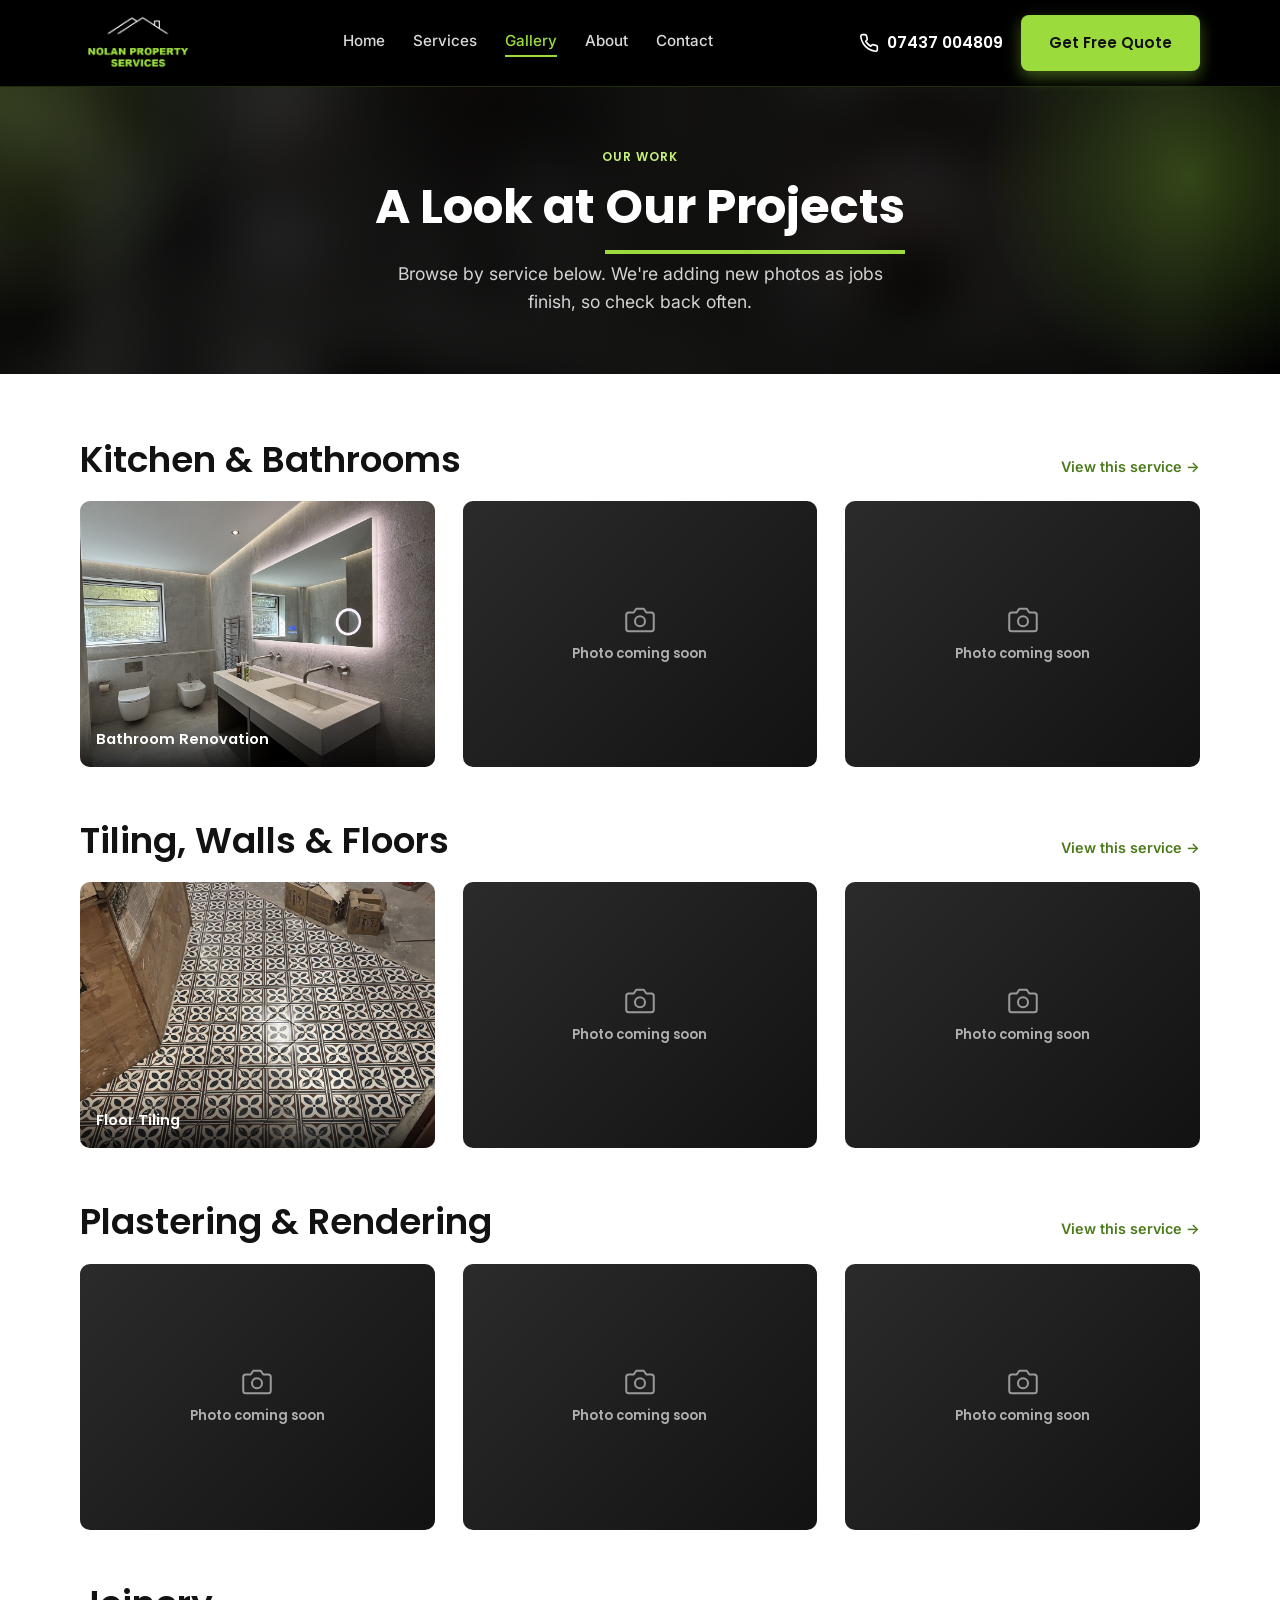
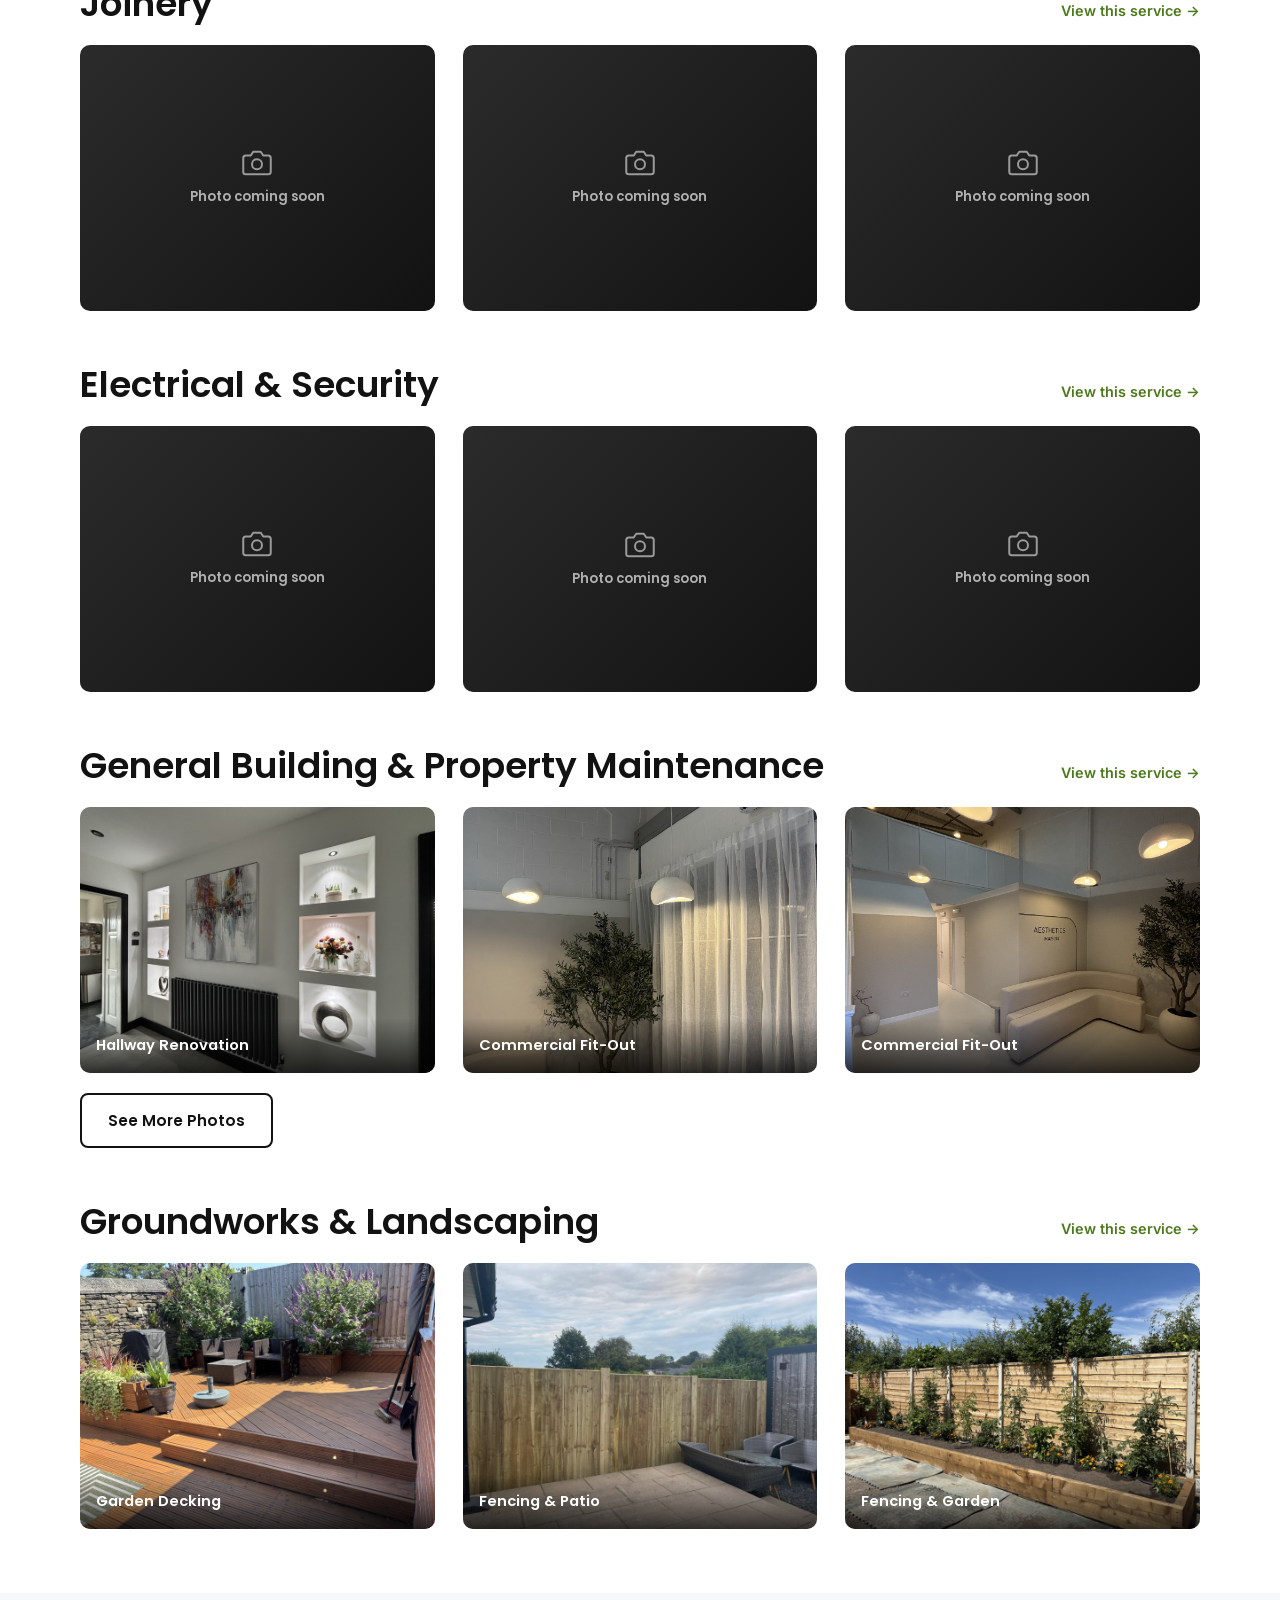
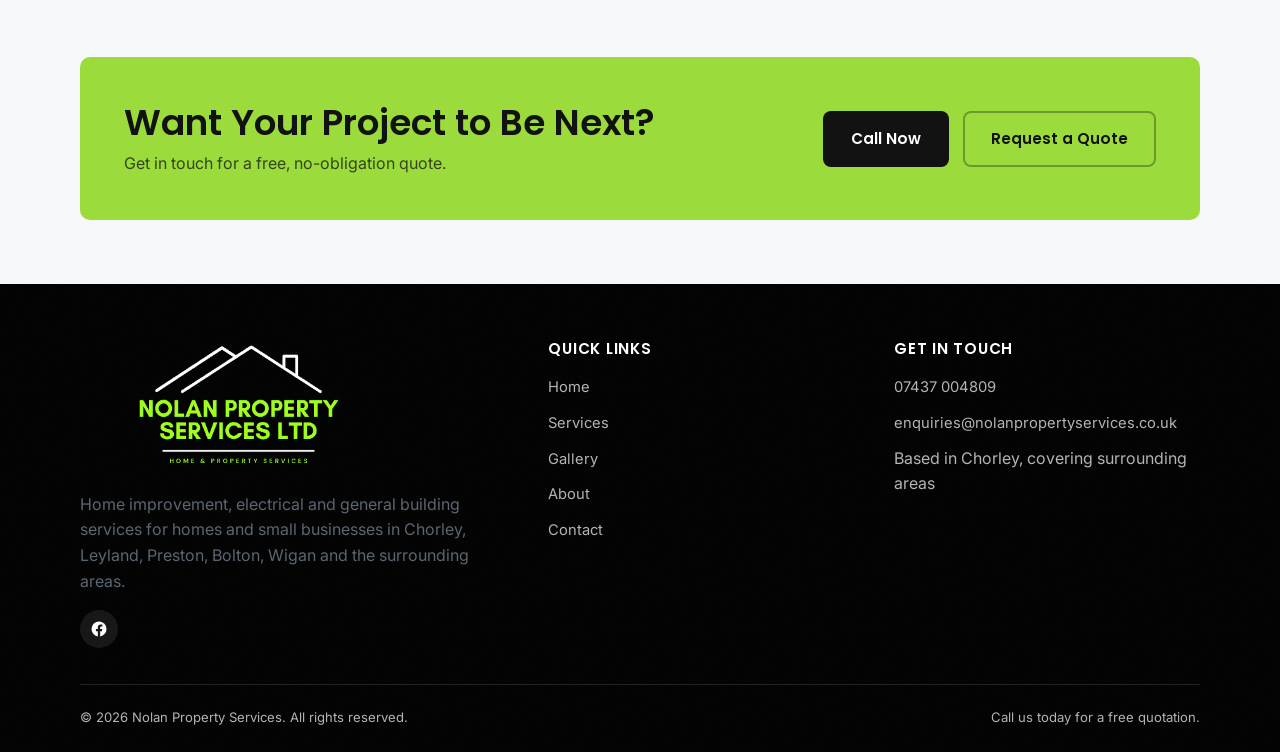
<file: gallery.html>
<!doctype html>
<html lang="en-GB">
<head>
<meta charset="UTF-8">
<meta name="viewport" content="width=device-width, initial-scale=1.0">
<title>Our Work | Nolan Property Services, Chorley</title>
<meta name="description" content="A look at the kind of residential and small commercial property work Nolan Property Services takes on in Chorley &amp; Lancashire.">
<link rel="icon" href="images/favicon.svg" type="image/svg+xml">
<link rel="preconnect" href="https://fonts.googleapis.com">
<link rel="preconnect" href="https://fonts.gstatic.com" crossorigin>
<link href="https://fonts.googleapis.com/css2?family=Inter:wght@400;500;600;700&family=Poppins:wght@600;700&display=swap" rel="stylesheet">
<link rel="stylesheet" href="css/style.css">
</head>
<body>

<header class="site-header">
  <div class="container header-inner">
    <a href="index.html" class="logo">
      <img class="logo-mark" src="images/logo-header.png" alt="Nolan Property Services">
    </a>

    <nav class="main-nav">
      <a href="index.html">Home</a>
      <a href="services.html">Services</a>
      <a href="gallery.html">Gallery</a>
      <a href="about.html">About</a>
      <a href="contact.html">Contact</a>
    </nav>

    <div class="header-cta">
      <a href="tel:+447437004809" class="header-phone">
        <svg width="20" height="20" viewBox="0 0 24 24" fill="none" stroke="currentColor" stroke-width="2" stroke-linecap="round" stroke-linejoin="round"><path d="M22 16.92v3a2 2 0 0 1-2.18 2 19.79 19.79 0 0 1-8.63-3.07 19.5 19.5 0 0 1-6-6 19.79 19.79 0 0 1-3.07-8.67A2 2 0 0 1 4.11 2h3a2 2 0 0 1 2 1.72c.127.96.361 1.903.7 2.81a2 2 0 0 1-.45 2.11L8.09 9.91a16 16 0 0 0 6 6l1.27-1.27a2 2 0 0 1 2.11-.45c.907.339 1.85.573 2.81.7A2 2 0 0 1 22 16.92z"/></svg>
        <span class="phone-label">07437 004809</span>
      </a>
      <a href="contact.html" class="btn btn-primary">Get Free Quote</a>
      <button class="nav-toggle" aria-label="Toggle menu" aria-expanded="false">
        <svg viewBox="0 0 24 24" fill="none" stroke="currentColor" stroke-width="2" stroke-linecap="round"><line x1="3" y1="6" x2="21" y2="6"/><line x1="3" y1="12" x2="21" y2="12"/><line x1="3" y1="18" x2="21" y2="18"/></svg>
      </button>
    </div>
  </div>
</header>

<section class="hero" style="padding-bottom:10px;">
  <div class="container" style="position:relative; padding:56px 20px 48px; text-align:center;">
    <span class="eyebrow" style="color:#C9F27A;">Our Work</span>
    <h1 style="color:#fff;">A Look at <span class="marker-highlight">Our Projects</span></h1>
    <p class="hero-lead" style="margin:0 auto;">Browse by service below. We're adding new photos as jobs finish, so check back often.</p>
  </div>
</section>

<section class="section">
  <div class="container">

    <div class="gallery-category" id="kitchen-bathrooms">
      <div class="gallery-category-head">
        <h2>Kitchen &amp; Bathrooms</h2>
        <a href="services.html#services">View this service →</a>
      </div>
      <div class="grid grid-3">
        <div class="photo-tile">
          <img src="images/gallery/work-03.jpg" alt="Bathroom renovation with double vanity, Chorley" loading="lazy">
          <div class="photo-tile-caption">Bathroom Renovation</div>
        </div>
        <div class="photo-tile is-placeholder">
          <svg viewBox="0 0 24 24" fill="none" stroke="currentColor" stroke-width="1.6" stroke-linecap="round" stroke-linejoin="round"><path d="M23 19a2 2 0 0 1-2 2H3a2 2 0 0 1-2-2V8a2 2 0 0 1 2-2h4l2-3h6l2 3h4a2 2 0 0 1 2 2z"/><circle cx="12" cy="13" r="4"/></svg>
          <span>Photo coming soon</span>
        </div>
        <div class="photo-tile is-placeholder">
          <svg viewBox="0 0 24 24" fill="none" stroke="currentColor" stroke-width="1.6" stroke-linecap="round" stroke-linejoin="round"><path d="M23 19a2 2 0 0 1-2 2H3a2 2 0 0 1-2-2V8a2 2 0 0 1 2-2h4l2-3h6l2 3h4a2 2 0 0 1 2 2z"/><circle cx="12" cy="13" r="4"/></svg>
          <span>Photo coming soon</span>
        </div>
      </div>
    </div>

    <div class="gallery-category" id="tiling-walls-floors">
      <div class="gallery-category-head">
        <h2>Tiling, Walls &amp; Floors</h2>
        <a href="services.html#services">View this service →</a>
      </div>
      <div class="grid grid-3">
        <div class="photo-tile">
          <img src="images/gallery/work-12.jpg" alt="Patterned floor tiling in progress, Chorley" loading="lazy">
          <div class="photo-tile-caption">Floor Tiling</div>
        </div>
        <div class="photo-tile is-placeholder">
          <svg viewBox="0 0 24 24" fill="none" stroke="currentColor" stroke-width="1.6" stroke-linecap="round" stroke-linejoin="round"><path d="M23 19a2 2 0 0 1-2 2H3a2 2 0 0 1-2-2V8a2 2 0 0 1 2-2h4l2-3h6l2 3h4a2 2 0 0 1 2 2z"/><circle cx="12" cy="13" r="4"/></svg>
          <span>Photo coming soon</span>
        </div>
        <div class="photo-tile is-placeholder">
          <svg viewBox="0 0 24 24" fill="none" stroke="currentColor" stroke-width="1.6" stroke-linecap="round" stroke-linejoin="round"><path d="M23 19a2 2 0 0 1-2 2H3a2 2 0 0 1-2-2V8a2 2 0 0 1 2-2h4l2-3h6l2 3h4a2 2 0 0 1 2 2z"/><circle cx="12" cy="13" r="4"/></svg>
          <span>Photo coming soon</span>
        </div>
      </div>
    </div>

    <div class="gallery-category" id="plastering-rendering">
      <div class="gallery-category-head">
        <h2>Plastering &amp; Rendering</h2>
        <a href="services.html#services">View this service →</a>
      </div>
      <div class="grid grid-3">
        <div class="photo-tile is-placeholder">
          <svg viewBox="0 0 24 24" fill="none" stroke="currentColor" stroke-width="1.6" stroke-linecap="round" stroke-linejoin="round"><path d="M23 19a2 2 0 0 1-2 2H3a2 2 0 0 1-2-2V8a2 2 0 0 1 2-2h4l2-3h6l2 3h4a2 2 0 0 1 2 2z"/><circle cx="12" cy="13" r="4"/></svg>
          <span>Photo coming soon</span>
        </div>
        <div class="photo-tile is-placeholder">
          <svg viewBox="0 0 24 24" fill="none" stroke="currentColor" stroke-width="1.6" stroke-linecap="round" stroke-linejoin="round"><path d="M23 19a2 2 0 0 1-2 2H3a2 2 0 0 1-2-2V8a2 2 0 0 1 2-2h4l2-3h6l2 3h4a2 2 0 0 1 2 2z"/><circle cx="12" cy="13" r="4"/></svg>
          <span>Photo coming soon</span>
        </div>
        <div class="photo-tile is-placeholder">
          <svg viewBox="0 0 24 24" fill="none" stroke="currentColor" stroke-width="1.6" stroke-linecap="round" stroke-linejoin="round"><path d="M23 19a2 2 0 0 1-2 2H3a2 2 0 0 1-2-2V8a2 2 0 0 1 2-2h4l2-3h6l2 3h4a2 2 0 0 1 2 2z"/><circle cx="12" cy="13" r="4"/></svg>
          <span>Photo coming soon</span>
        </div>
      </div>
    </div>

    <div class="gallery-category" id="joinery">
      <div class="gallery-category-head">
        <h2>Joinery</h2>
        <a href="services.html#services">View this service →</a>
      </div>
      <div class="grid grid-3">
        <div class="photo-tile is-placeholder">
          <svg viewBox="0 0 24 24" fill="none" stroke="currentColor" stroke-width="1.6" stroke-linecap="round" stroke-linejoin="round"><path d="M23 19a2 2 0 0 1-2 2H3a2 2 0 0 1-2-2V8a2 2 0 0 1 2-2h4l2-3h6l2 3h4a2 2 0 0 1 2 2z"/><circle cx="12" cy="13" r="4"/></svg>
          <span>Photo coming soon</span>
        </div>
        <div class="photo-tile is-placeholder">
          <svg viewBox="0 0 24 24" fill="none" stroke="currentColor" stroke-width="1.6" stroke-linecap="round" stroke-linejoin="round"><path d="M23 19a2 2 0 0 1-2 2H3a2 2 0 0 1-2-2V8a2 2 0 0 1 2-2h4l2-3h6l2 3h4a2 2 0 0 1 2 2z"/><circle cx="12" cy="13" r="4"/></svg>
          <span>Photo coming soon</span>
        </div>
        <div class="photo-tile is-placeholder">
          <svg viewBox="0 0 24 24" fill="none" stroke="currentColor" stroke-width="1.6" stroke-linecap="round" stroke-linejoin="round"><path d="M23 19a2 2 0 0 1-2 2H3a2 2 0 0 1-2-2V8a2 2 0 0 1 2-2h4l2-3h6l2 3h4a2 2 0 0 1 2 2z"/><circle cx="12" cy="13" r="4"/></svg>
          <span>Photo coming soon</span>
        </div>
      </div>
    </div>

    <div class="gallery-category" id="electrical-security">
      <div class="gallery-category-head">
        <h2>Electrical &amp; Security</h2>
        <a href="services.html#services">View this service →</a>
      </div>
      <div class="grid grid-3">
        <div class="photo-tile is-placeholder">
          <svg viewBox="0 0 24 24" fill="none" stroke="currentColor" stroke-width="1.6" stroke-linecap="round" stroke-linejoin="round"><path d="M23 19a2 2 0 0 1-2 2H3a2 2 0 0 1-2-2V8a2 2 0 0 1 2-2h4l2-3h6l2 3h4a2 2 0 0 1 2 2z"/><circle cx="12" cy="13" r="4"/></svg>
          <span>Photo coming soon</span>
        </div>
        <div class="photo-tile is-placeholder">
          <svg viewBox="0 0 24 24" fill="none" stroke="currentColor" stroke-width="1.6" stroke-linecap="round" stroke-linejoin="round"><path d="M23 19a2 2 0 0 1-2 2H3a2 2 0 0 1-2-2V8a2 2 0 0 1 2-2h4l2-3h6l2 3h4a2 2 0 0 1 2 2z"/><circle cx="12" cy="13" r="4"/></svg>
          <span>Photo coming soon</span>
        </div>
        <div class="photo-tile is-placeholder">
          <svg viewBox="0 0 24 24" fill="none" stroke="currentColor" stroke-width="1.6" stroke-linecap="round" stroke-linejoin="round"><path d="M23 19a2 2 0 0 1-2 2H3a2 2 0 0 1-2-2V8a2 2 0 0 1 2-2h4l2-3h6l2 3h4a2 2 0 0 1 2 2z"/><circle cx="12" cy="13" r="4"/></svg>
          <span>Photo coming soon</span>
        </div>
      </div>
    </div>

    <div class="gallery-category" id="general-building">
      <div class="gallery-category-head">
        <h2>General Building &amp; Property Maintenance</h2>
        <a href="services.html#services">View this service →</a>
      </div>
      <div class="grid grid-3">
        <div class="photo-tile">
          <img src="images/gallery/work-02.jpg" alt="Hallway renovation with feature lighting, Chorley" loading="lazy">
          <div class="photo-tile-caption">Hallway Renovation</div>
        </div>
        <div class="photo-tile">
          <img src="images/gallery/work-15.jpg" alt="Commercial salon fit-out, small business unit" loading="lazy">
          <div class="photo-tile-caption">Commercial Fit-Out</div>
        </div>
        <div class="photo-tile">
          <img src="images/gallery/work-13.jpg" alt="Commercial salon reception fit-out" loading="lazy">
          <div class="photo-tile-caption">Commercial Fit-Out</div>
        </div>
        <div class="photo-tile is-hidden">
          <img src="images/gallery/work-14.jpg" alt="Commercial salon fit-out detail" loading="lazy">
          <div class="photo-tile-caption">Commercial Fit-Out</div>
        </div>
        <div class="photo-tile is-hidden">
          <img src="images/gallery/work-17.jpg" alt="Media room renovation with feature wall, Chorley" loading="lazy">
          <div class="photo-tile-caption">Media Room</div>
        </div>
      </div>
      <button type="button" class="btn btn-outline see-more-btn" data-see-more="general-building">See More Photos</button>
    </div>

    <div class="gallery-category" id="groundworks-landscaping">
      <div class="gallery-category-head">
        <h2>Groundworks &amp; Landscaping</h2>
        <a href="services.html#services">View this service →</a>
      </div>
      <div class="grid grid-3">
        <div class="photo-tile">
          <img src="images/gallery/work-18.jpg" alt="Garden decking installation, Chorley" loading="lazy">
          <div class="photo-tile-caption">Garden Decking</div>
        </div>
        <div class="photo-tile">
          <img src="images/gallery/work-01.jpg" alt="Garden fencing and patio, Chorley" loading="lazy">
          <div class="photo-tile-caption">Fencing &amp; Patio</div>
        </div>
        <div class="photo-tile">
          <img src="images/gallery/work-20.jpg" alt="Fencing and garden bed installation" loading="lazy">
          <div class="photo-tile-caption">Fencing &amp; Garden</div>
        </div>
      </div>
    </div>

  </div>
</section>

<section class="section section-alt">
  <div class="container">
    <div class="cta-banner">
      <div>
        <h2>Want Your Project to Be Next?</h2>
        <p>Get in touch for a free, no-obligation quote.</p>
      </div>
      <div class="btn-row">
        <a href="tel:+447437004809" class="btn btn-primary">Call Now</a>
        <a href="contact.html" class="btn btn-secondary" style="border-color:rgba(0,0,0,0.3); color:var(--color-dark);">Request a Quote</a>
      </div>
    </div>
  </div>
</section>

<footer class="site-footer">
  <div class="container">
    <div class="footer-grid">
      <div>
        <a href="index.html" class="footer-logo">
          <img class="footer-logo-mark" src="images/logo-footer.png" alt="Nolan Property Services">
        </a>
        <p>Home improvement, electrical and general building services for homes and small businesses in Chorley, Leyland, Preston, Bolton, Wigan and the surrounding areas.</p>
        <div class="social-icons">
          <a href="https://www.facebook.com/p/Nolan-Property-Services-LTD-61575183235272/" target="_blank" rel="noopener" aria-label="Facebook">
            <svg viewBox="0 0 24 24" fill="currentColor"><path d="M22 12a10 10 0 1 0-11.56 9.88v-6.99H7.9V12h2.54V9.8c0-2.5 1.49-3.89 3.77-3.89 1.09 0 2.24.2 2.24.2v2.46h-1.26c-1.24 0-1.63.77-1.63 1.56V12h2.78l-.44 2.89h-2.34v6.99A10 10 0 0 0 22 12z"/></svg>
          </a>
        </div>
      </div>
      <div>
        <h4>Quick Links</h4>
        <ul>
          <li><a href="index.html">Home</a></li>
          <li><a href="services.html">Services</a></li>
          <li><a href="gallery.html">Gallery</a></li>
          <li><a href="about.html">About</a></li>
          <li><a href="contact.html">Contact</a></li>
        </ul>
      </div>
      <div>
        <h4>Get In Touch</h4>
        <ul>
          <li><a href="tel:+447437004809">07437 004809</a></li>
          <li><a href="mailto:enquiries@nolanpropertyservices.co.uk">enquiries@nolanpropertyservices.co.uk</a></li>
          <li>Based in Chorley, covering surrounding areas</li>
        </ul>
      </div>
    </div>
    <div class="footer-bottom">
      <span>&copy; <span id="year"></span> Nolan Property Services. All rights reserved.</span>
      <span>Call us today for a free quotation.</span>
    </div>
  </div>
</footer>

<div class="mobile-call-bar">
  <a href="tel:+447437004809" class="btn btn-primary">Call Now</a>
  <a href="contact.html" class="btn btn-outline" style="border-color:var(--color-dark); color:var(--color-dark);">Get Quote</a>
</div>

<script src="js/main.js"></script>
</body>
</html>
</file>
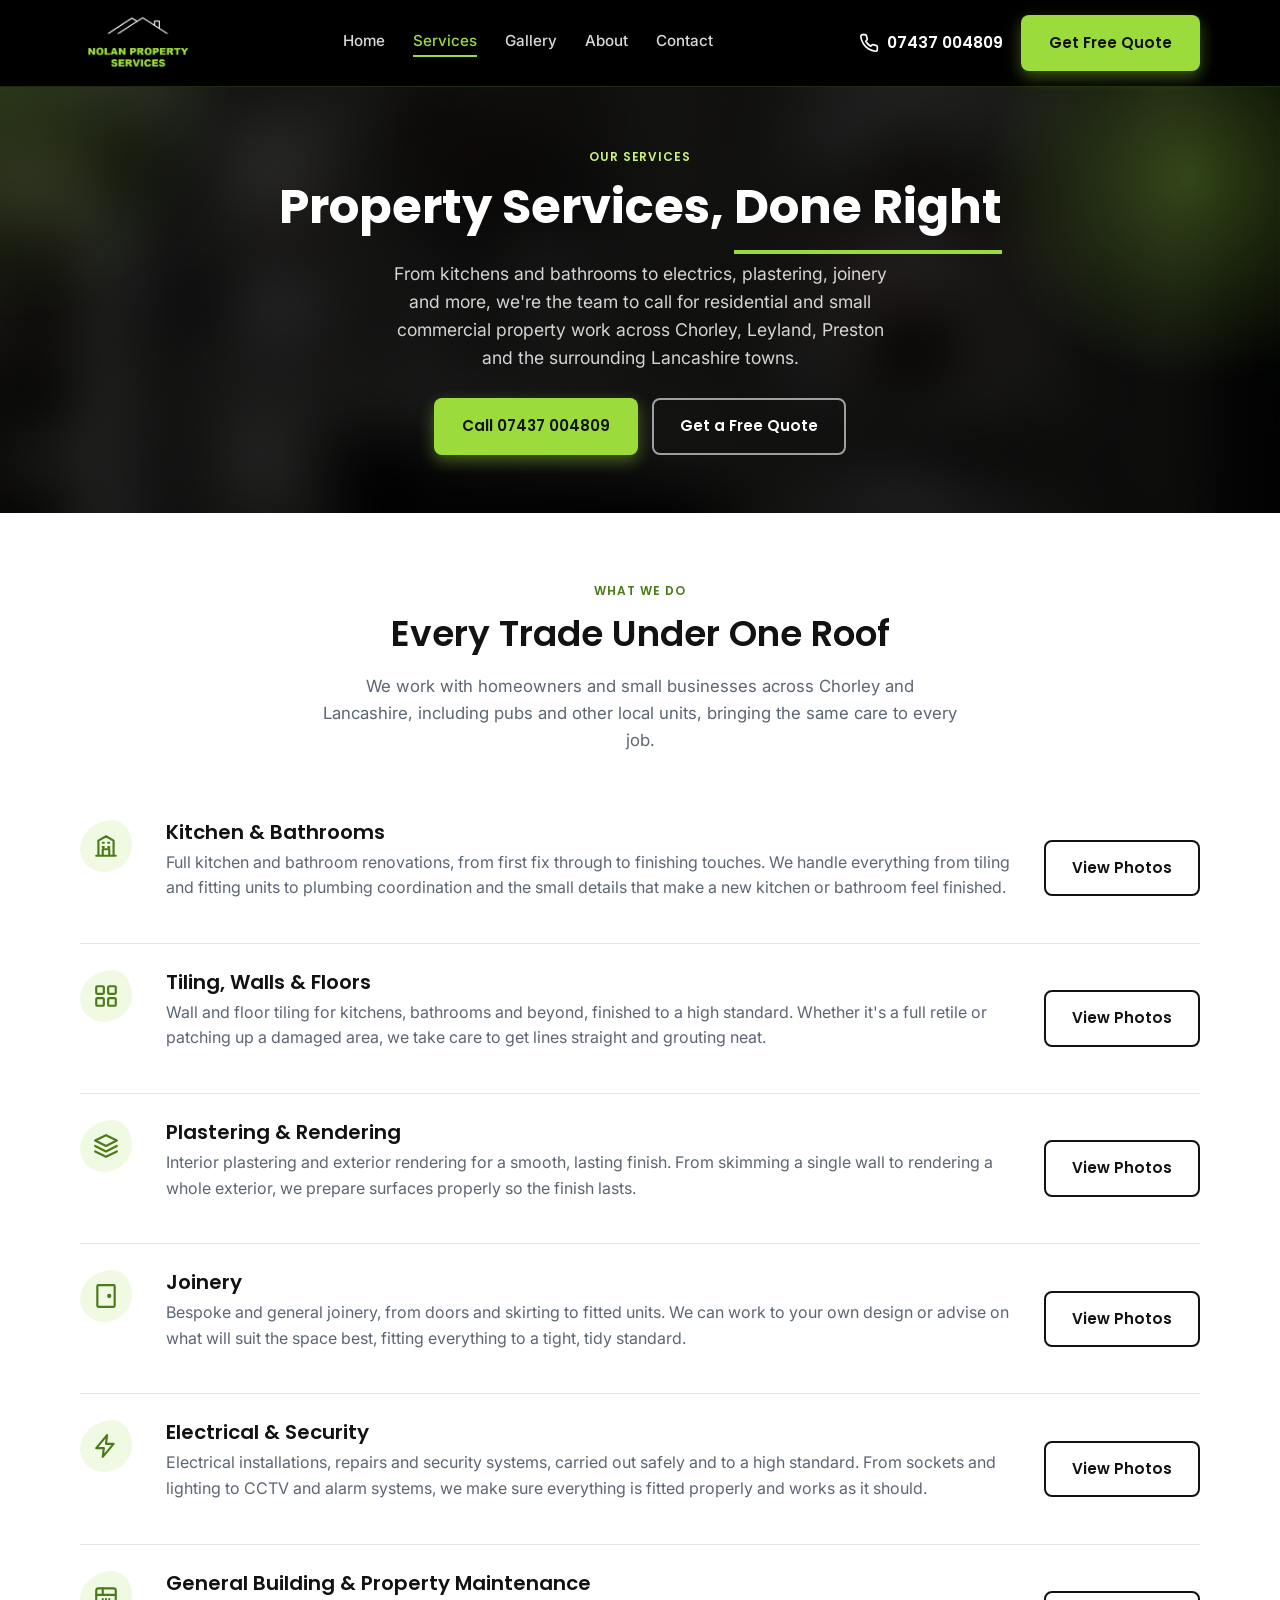
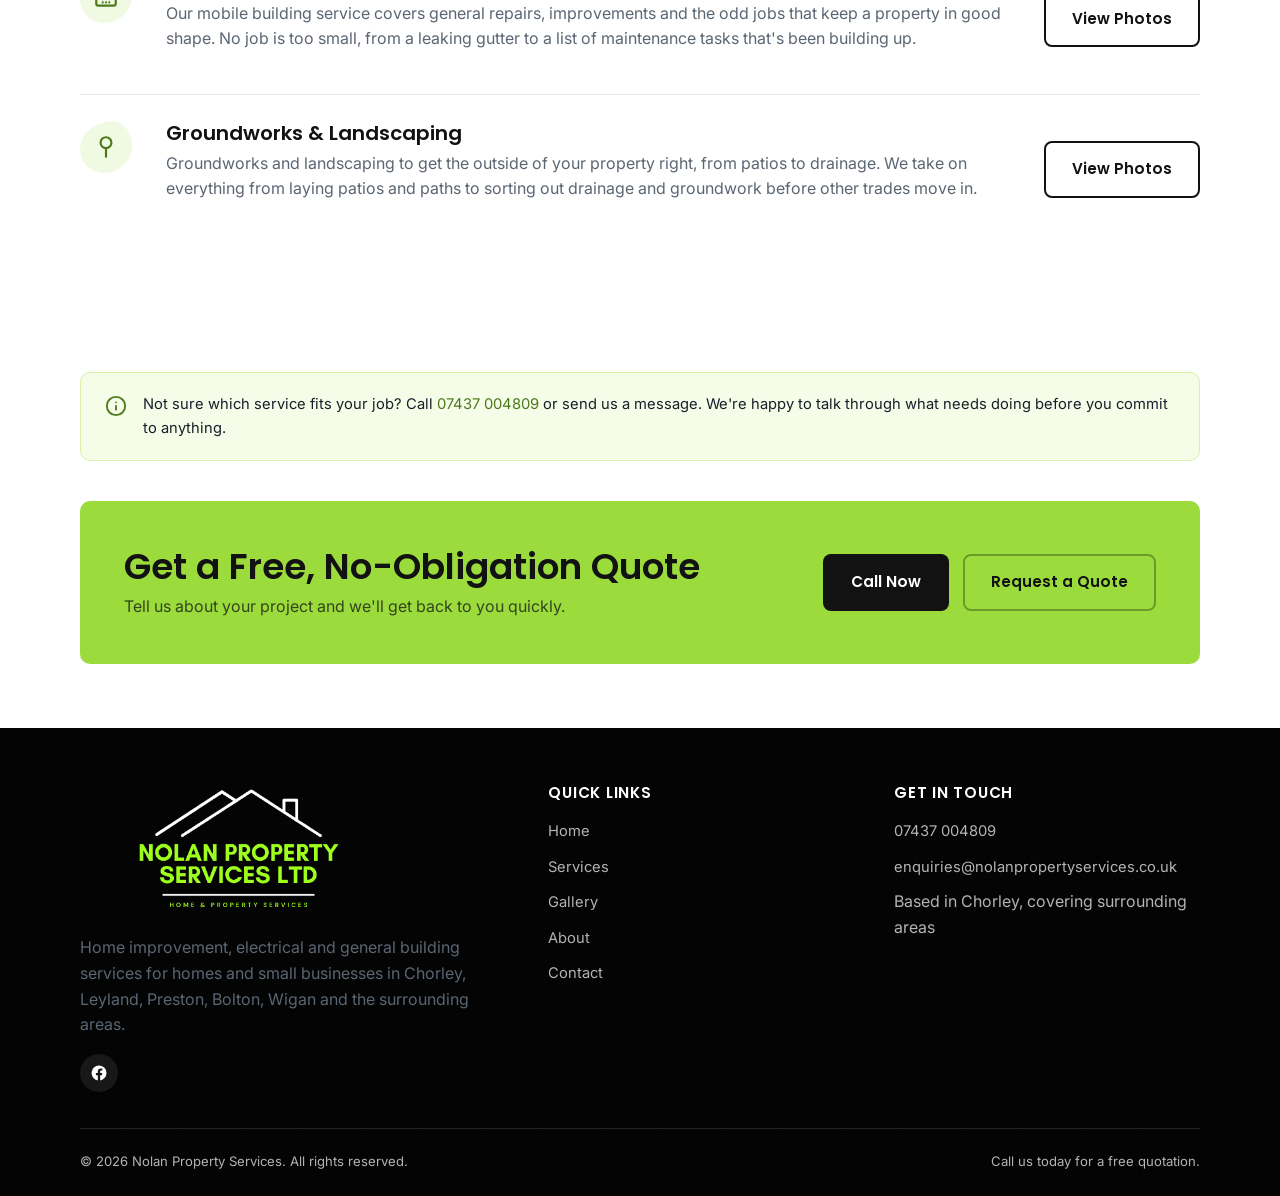
<file: services.html>
<!doctype html>
<html lang="en-GB">
<head>
<meta charset="UTF-8">
<meta name="viewport" content="width=device-width, initial-scale=1.0">
<title>Our Services | Nolan Property Services, Chorley</title>
<meta name="description" content="Kitchens &amp; bathrooms, tiling, plastering &amp; rendering, joinery, electrical &amp; security, general building and groundworks &amp; landscaping for homes and small businesses in Chorley, Leyland, Preston and Bolton.">
<link rel="icon" href="images/favicon.svg" type="image/svg+xml">
<link rel="preconnect" href="https://fonts.googleapis.com">
<link rel="preconnect" href="https://fonts.gstatic.com" crossorigin>
<link href="https://fonts.googleapis.com/css2?family=Inter:wght@400;500;600;700&family=Poppins:wght@600;700&display=swap" rel="stylesheet">
<link rel="stylesheet" href="css/style.css">
</head>
<body>

<header class="site-header">
  <div class="container header-inner">
    <a href="index.html" class="logo">
      <img class="logo-mark" src="images/logo-header.png" alt="Nolan Property Services">
    </a>

    <nav class="main-nav">
      <a href="index.html">Home</a>
      <a href="services.html">Services</a>
      <a href="gallery.html">Gallery</a>
      <a href="about.html">About</a>
      <a href="contact.html">Contact</a>
    </nav>

    <div class="header-cta">
      <a href="tel:+447437004809" class="header-phone">
        <svg width="20" height="20" viewBox="0 0 24 24" fill="none" stroke="currentColor" stroke-width="2" stroke-linecap="round" stroke-linejoin="round"><path d="M22 16.92v3a2 2 0 0 1-2.18 2 19.79 19.79 0 0 1-8.63-3.07 19.5 19.5 0 0 1-6-6 19.79 19.79 0 0 1-3.07-8.67A2 2 0 0 1 4.11 2h3a2 2 0 0 1 2 1.72c.127.96.361 1.903.7 2.81a2 2 0 0 1-.45 2.11L8.09 9.91a16 16 0 0 0 6 6l1.27-1.27a2 2 0 0 1 2.11-.45c.907.339 1.85.573 2.81.7A2 2 0 0 1 22 16.92z"/></svg>
        <span class="phone-label">07437 004809</span>
      </a>
      <a href="contact.html" class="btn btn-primary">Get Free Quote</a>
      <button class="nav-toggle" aria-label="Toggle menu" aria-expanded="false">
        <svg viewBox="0 0 24 24" fill="none" stroke="currentColor" stroke-width="2" stroke-linecap="round"><line x1="3" y1="6" x2="21" y2="6"/><line x1="3" y1="12" x2="21" y2="12"/><line x1="3" y1="18" x2="21" y2="18"/></svg>
      </button>
    </div>
  </div>
</header>

<section class="hero" style="padding-bottom:10px;">
  <div class="container" style="position:relative; padding:56px 20px 48px; text-align:center;">
    <span class="eyebrow" style="color:#C9F27A;">Our Services</span>
    <h1 style="color:#fff;">Property Services, <span class="marker-highlight">Done Right</span></h1>
    <p class="hero-lead" style="margin:0 auto;">From kitchens and bathrooms to electrics, plastering, joinery and more, we're the team to call for residential and small commercial property work across Chorley, Leyland, Preston and the surrounding Lancashire towns.</p>
    <div class="btn-row" style="justify-content:center; margin-top:26px;">
      <a href="tel:+447437004809" class="btn btn-primary">Call 07437 004809</a>
      <a href="contact.html" class="btn btn-secondary">Get a Free Quote</a>
    </div>
  </div>
</section>

<section class="section" id="services">
  <div class="container">
    <div class="section-head">
      <span class="eyebrow">What We Do</span>
      <h2>Every Trade Under One Roof</h2>
      <p>We work with homeowners and small businesses across Chorley and Lancashire, including pubs and other local units, bringing the same care to every job.</p>
    </div>

    <div class="service-row">
      <div class="card-icon">
        <svg viewBox="0 0 24 24" fill="none" stroke="currentColor" stroke-width="2" stroke-linecap="round" stroke-linejoin="round"><path d="M3 21h18M5 21V7l7-4 7 4v14M9 21v-6h6v6M9 9h1M14 9h1M9 13h1M14 13h1"/></svg>
      </div>
      <div>
        <h3>Kitchen &amp; Bathrooms</h3>
        <p>Full kitchen and bathroom renovations, from first fix through to finishing touches. We handle everything from tiling and fitting units to plumbing coordination and the small details that make a new kitchen or bathroom feel finished.</p>
      </div>
      <a href="gallery.html#kitchen-bathrooms" class="btn btn-outline">View Photos</a>
    </div>

    <div class="service-row">
      <div class="card-icon">
        <svg viewBox="0 0 24 24" fill="none" stroke="currentColor" stroke-width="2" stroke-linecap="round" stroke-linejoin="round"><rect x="3" y="3" width="7" height="7" rx="1"/><rect x="14" y="3" width="7" height="7" rx="1"/><rect x="3" y="14" width="7" height="7" rx="1"/><rect x="14" y="14" width="7" height="7" rx="1"/></svg>
      </div>
      <div>
        <h3>Tiling, Walls &amp; Floors</h3>
        <p>Wall and floor tiling for kitchens, bathrooms and beyond, finished to a high standard. Whether it's a full retile or patching up a damaged area, we take care to get lines straight and grouting neat.</p>
      </div>
      <a href="gallery.html#tiling-walls-floors" class="btn btn-outline">View Photos</a>
    </div>

    <div class="service-row">
      <div class="card-icon">
        <svg viewBox="0 0 24 24" fill="none" stroke="currentColor" stroke-width="2" stroke-linecap="round" stroke-linejoin="round"><path d="M12 2 2 7l10 5 10-5-10-5z"/><path d="M2 17l10 5 10-5"/><path d="M2 12l10 5 10-5"/></svg>
      </div>
      <div>
        <h3>Plastering &amp; Rendering</h3>
        <p>Interior plastering and exterior rendering for a smooth, lasting finish. From skimming a single wall to rendering a whole exterior, we prepare surfaces properly so the finish lasts.</p>
      </div>
      <a href="gallery.html#plastering-rendering" class="btn btn-outline">View Photos</a>
    </div>

    <div class="service-row">
      <div class="card-icon">
        <svg viewBox="0 0 24 24" fill="none" stroke="currentColor" stroke-width="2" stroke-linecap="round" stroke-linejoin="round"><rect x="4" y="2" width="16" height="20" rx="1"/><circle cx="15" cy="12" r="1"/></svg>
      </div>
      <div>
        <h3>Joinery</h3>
        <p>Bespoke and general joinery, from doors and skirting to fitted units. We can work to your own design or advise on what will suit the space best, fitting everything to a tight, tidy standard.</p>
      </div>
      <a href="gallery.html#joinery" class="btn btn-outline">View Photos</a>
    </div>

    <div class="service-row">
      <div class="card-icon">
        <svg viewBox="0 0 24 24" fill="none" stroke="currentColor" stroke-width="2" stroke-linecap="round" stroke-linejoin="round"><path d="M13 2L3 14h7l-1 8 10-12h-7l1-8z"/></svg>
      </div>
      <div>
        <h3>Electrical &amp; Security</h3>
        <p>Electrical installations, repairs and security systems, carried out safely and to a high standard. From sockets and lighting to CCTV and alarm systems, we make sure everything is fitted properly and works as it should.</p>
      </div>
      <a href="gallery.html#electrical-security" class="btn btn-outline">View Photos</a>
    </div>

    <div class="service-row">
      <div class="card-icon">
        <svg viewBox="0 0 24 24" fill="none" stroke="currentColor" stroke-width="2" stroke-linecap="round" stroke-linejoin="round"><rect x="3" y="4" width="18" height="16" rx="2"/><path d="M3 10h18M9 4v6M12 14h.01M15 14h.01M9 17h.01M12 17h.01M15 17h.01M9 14h.01"/></svg>
      </div>
      <div>
        <h3>General Building &amp; Property Maintenance</h3>
        <p>Our mobile building service covers general repairs, improvements and the odd jobs that keep a property in good shape. No job is too small, from a leaking gutter to a list of maintenance tasks that's been building up.</p>
      </div>
      <a href="gallery.html#general-building" class="btn btn-outline">View Photos</a>
    </div>

    <div class="service-row">
      <div class="card-icon">
        <svg viewBox="0 0 24 24" fill="none" stroke="currentColor" stroke-width="2" stroke-linecap="round" stroke-linejoin="round"><circle cx="12" cy="8" r="5"/><line x1="12" y1="13" x2="12" y2="21"/></svg>
      </div>
      <div>
        <h3>Groundworks &amp; Landscaping</h3>
        <p>Groundworks and landscaping to get the outside of your property right, from patios to drainage. We take on everything from laying patios and paths to sorting out drainage and groundwork before other trades move in.</p>
      </div>
      <a href="gallery.html#groundworks-landscaping" class="btn btn-outline">View Photos</a>
    </div>
  </div>
</section>

<section class="section">
  <div class="container">
    <div class="notice-box">
      <svg width="22" height="22" viewBox="0 0 24 24" fill="none" stroke="currentColor" stroke-width="2" stroke-linecap="round" stroke-linejoin="round"><circle cx="12" cy="12" r="10"/><line x1="12" y1="16" x2="12" y2="12"/><line x1="12" y1="8" x2="12.01" y2="8"/></svg>
      <p>Not sure which service fits your job? Call <a href="tel:+447437004809">07437 004809</a> or send us a message. We're happy to talk through what needs doing before you commit to anything.</p>
    </div>

    <div class="cta-banner">
      <div>
        <h2>Get a Free, No-Obligation Quote</h2>
        <p>Tell us about your project and we'll get back to you quickly.</p>
      </div>
      <div class="btn-row">
        <a href="tel:+447437004809" class="btn btn-primary">Call Now</a>
        <a href="contact.html" class="btn btn-secondary" style="border-color:rgba(0,0,0,0.3); color:var(--color-dark);">Request a Quote</a>
      </div>
    </div>
  </div>
</section>

<footer class="site-footer">
  <div class="container">
    <div class="footer-grid">
      <div>
        <a href="index.html" class="footer-logo">
          <img class="footer-logo-mark" src="images/logo-footer.png" alt="Nolan Property Services">
        </a>
        <p>Home improvement, electrical and general building services for homes and small businesses in Chorley, Leyland, Preston, Bolton, Wigan and the surrounding areas.</p>
        <div class="social-icons">
          <a href="https://www.facebook.com/p/Nolan-Property-Services-LTD-61575183235272/" target="_blank" rel="noopener" aria-label="Facebook">
            <svg viewBox="0 0 24 24" fill="currentColor"><path d="M22 12a10 10 0 1 0-11.56 9.88v-6.99H7.9V12h2.54V9.8c0-2.5 1.49-3.89 3.77-3.89 1.09 0 2.24.2 2.24.2v2.46h-1.26c-1.24 0-1.63.77-1.63 1.56V12h2.78l-.44 2.89h-2.34v6.99A10 10 0 0 0 22 12z"/></svg>
          </a>
        </div>
      </div>
      <div>
        <h4>Quick Links</h4>
        <ul>
          <li><a href="index.html">Home</a></li>
          <li><a href="services.html">Services</a></li>
          <li><a href="gallery.html">Gallery</a></li>
          <li><a href="about.html">About</a></li>
          <li><a href="contact.html">Contact</a></li>
        </ul>
      </div>
      <div>
        <h4>Get In Touch</h4>
        <ul>
          <li><a href="tel:+447437004809">07437 004809</a></li>
          <li><a href="mailto:enquiries@nolanpropertyservices.co.uk">enquiries@nolanpropertyservices.co.uk</a></li>
          <li>Based in Chorley, covering surrounding areas</li>
        </ul>
      </div>
    </div>
    <div class="footer-bottom">
      <span>&copy; <span id="year"></span> Nolan Property Services. All rights reserved.</span>
      <span>Call us today for a free quotation.</span>
    </div>
  </div>
</footer>

<div class="mobile-call-bar">
  <a href="tel:+447437004809" class="btn btn-primary">Call Now</a>
  <a href="contact.html" class="btn btn-outline" style="border-color:var(--color-dark); color:var(--color-dark);">Get Quote</a>
</div>

<script src="js/main.js"></script>
</body>
</html>
</file>
<file: css/style.css>
/* ==========================================================================
   Nolan Property Services — stylesheet
   Brand colours sourced from the company's Facebook logo (black + lime green)
   ========================================================================== */

:root {
  --color-dark: #121212;
  --color-dark-deep: #000000;
  --color-dark-light: #2b2b2b;
  --color-lime: #9bdc3c;
  --color-lime-dark: #7ebb27;
  --color-lime-text: #4c7a1b;
  --color-bg: #f7f8fa;
  --color-white: #ffffff;
  --color-text: #16202a;
  --color-text-muted: #5b6673;
  --color-border: #e3e6ea;
  --color-success: #2e9e5b;

  --font-heading: 'Poppins', 'Segoe UI', sans-serif;
  --font-body: 'Inter', 'Segoe UI', sans-serif;

  --container-width: 1160px;
  --radius: 10px;
  --shadow-sm: 0 1px 3px rgba(0, 0, 0, 0.08);
  --shadow-md: 0 8px 24px rgba(0, 0, 0, 0.12);
  --shadow-lg: 0 16px 40px rgba(0, 0, 0, 0.18);
  --ease-bounce: cubic-bezier(0.34, 1.56, 0.64, 1);
}

* { box-sizing: border-box; }
html { scroll-behavior: smooth; }

body {
  margin: 0;
  font-family: var(--font-body);
  color: var(--color-text);
  background: var(--color-white);
  line-height: 1.6;
  -webkit-font-smoothing: antialiased;
}

h1, h2, h3, h4 {
  font-family: var(--font-heading);
  color: var(--color-dark);
  line-height: 1.2;
  margin: 0 0 0.5em;
  font-weight: 600;
}

h1 { font-size: clamp(2rem, 5vw, 3rem); font-weight: 700; }
h2 { font-size: clamp(1.6rem, 3.5vw, 2.25rem); }
h3 { font-size: 1.25rem; }

p { margin: 0 0 1em; color: var(--color-text-muted); }

a { color: var(--color-lime-text); text-decoration: none; }
a:hover { text-decoration: underline; }

img { max-width: 100%; display: block; }

ul { padding-left: 1.2em; }

.container {
  width: 100%;
  max-width: var(--container-width);
  margin: 0 auto;
  padding: 0 20px;
}

.section {
  padding: 64px 0;
}

.section-alt {
  background: var(--color-bg);
}

.section-navy {
  background: var(--color-dark);
  color: var(--color-white);
}
.section-navy h2, .section-navy h3 { color: var(--color-white); }
.section-navy p { color: rgba(255,255,255,0.75); }

.eyebrow {
  display: inline-block;
  font-family: var(--font-heading);
  font-size: 0.75rem;
  font-weight: 600;
  letter-spacing: 0.08em;
  text-transform: uppercase;
  color: var(--color-lime-text);
  margin-bottom: 12px;
}

.section-head {
  max-width: 640px;
  margin: 0 auto 40px;
  text-align: center;
}
.section-head p { font-size: 1.05rem; }

/* ---------- Buttons ---------- */
.btn {
  display: inline-flex;
  align-items: center;
  justify-content: center;
  gap: 8px;
  font-family: var(--font-heading);
  font-weight: 600;
  font-size: 0.95rem;
  padding: 14px 26px;
  border-radius: 8px;
  border: 2px solid transparent;
  cursor: pointer;
  transition: transform 0.25s var(--ease-bounce), box-shadow 0.2s ease, background 0.15s ease, color 0.15s ease;
  white-space: nowrap;
}
.btn:hover { text-decoration: none; transform: translateY(-2px) scale(1.03); }
.btn:active { transform: scale(0.96); transition-duration: 0.1s; }

.btn-primary {
  background: var(--color-lime);
  color: var(--color-dark);
  box-shadow: 0 6px 16px rgba(155, 220, 60, 0.4);
}
.btn-primary:hover { background: var(--color-lime-dark); }

.btn-secondary {
  background: transparent;
  border-color: rgba(255,255,255,0.6);
  color: var(--color-white);
}
.btn-secondary:hover { background: rgba(255,255,255,0.12); border-color: var(--color-white); }

.btn-outline {
  background: transparent;
  border-color: var(--color-dark);
  color: var(--color-dark);
}
.btn-outline:hover { background: var(--color-dark); color: var(--color-white); }

.btn-block { width: 100%; }

.btn-row {
  display: flex;
  flex-wrap: wrap;
  gap: 14px;
}

/* ---------- Header ---------- */
.site-header {
  position: sticky;
  top: 0;
  z-index: 500;
  background: var(--color-dark-deep);
  border-bottom: 1px solid rgba(155, 220, 60, 0.2);
}

.header-inner {
  display: flex;
  align-items: center;
  justify-content: space-between;
  padding-top: 14px;
  padding-bottom: 14px;
  gap: 16px;
}

.logo {
  display: flex;
  align-items: center;
}
.logo:hover { text-decoration: none; }
.logo-mark {
  height: 58px;
  width: auto;
  flex-shrink: 0;
  transition: transform 0.4s var(--ease-bounce);
}
.logo:hover .logo-mark { transform: rotate(-6deg) scale(1.05); }

.main-nav {
  display: flex;
  align-items: center;
  gap: 28px;
}
.main-nav a {
  position: relative;
  color: rgba(255, 255, 255, 0.85);
  font-weight: 500;
  font-size: 0.95rem;
  padding-bottom: 4px;
}
.main-nav a::after {
  content: "";
  position: absolute;
  left: 50%;
  right: 50%;
  bottom: 0;
  height: 2px;
  background: var(--color-lime);
  transition: left 0.25s var(--ease-bounce), right 0.25s var(--ease-bounce);
}
.main-nav a:hover { color: var(--color-lime); text-decoration: none; }
.main-nav a:hover::after, .main-nav a.active::after { left: 0; right: 0; }
.main-nav a.active { color: var(--color-lime); }

.header-cta {
  display: flex;
  align-items: center;
  gap: 18px;
}

.header-phone {
  display: flex;
  align-items: center;
  gap: 8px;
  font-family: var(--font-heading);
  font-weight: 600;
  color: var(--color-white);
  font-size: 0.98rem;
}
.header-phone svg { flex-shrink: 0; }
.header-phone:hover { color: var(--color-lime); text-decoration: none; }

.nav-toggle {
  display: none;
  background: none;
  border: none;
  cursor: pointer;
  padding: 6px;
}
.nav-toggle svg { width: 26px; height: 26px; color: var(--color-white); }

/* ---------- Hero ---------- */
.hero {
  background: var(--color-dark-deep);
  color: var(--color-white);
  position: relative;
  overflow: hidden;
}
.hero-bg-slides {
  position: absolute;
  inset: 0;
  z-index: 0;
}
.hero-bg-slide {
  position: absolute;
  inset: 0;
  background-size: cover;
  background-position: center;
  opacity: 0;
  transition: opacity 1.8s ease;
}
.hero-bg-slide.active { opacity: 1; }
.hero-bg-overlay {
  position: absolute;
  inset: 0;
  z-index: 1;
  background: linear-gradient(135deg, rgba(0,0,0,0.82) 0%, rgba(0,0,0,0.9) 100%);
}
.hero::after {
  content: "";
  position: absolute;
  right: -120px;
  top: -120px;
  width: 420px;
  height: 420px;
  z-index: 1;
  background: radial-gradient(circle, rgba(155,220,60,0.28) 0%, rgba(155,220,60,0) 70%);
}
.hero > .container {
  position: relative;
  z-index: 3;
}
.hero-inner {
  position: relative;
  z-index: 3;
  padding-top: 76px;
  padding-bottom: 64px;
  display: grid;
  grid-template-columns: 1.1fr 0.9fr;
  gap: 40px;
  align-items: center;
}
.hero-glow {
  position: absolute;
  z-index: 2;
  top: 0;
  left: 0;
  width: 480px;
  height: 480px;
  margin: -240px 0 0 -240px;
  background: radial-gradient(circle, rgba(155,220,60,0.18) 0%, rgba(155,220,60,0) 70%);
  pointer-events: none;
  transition: transform 0.3s ease-out;
  will-change: transform;
}
.hero h1 { color: var(--color-white); }
.hero-lead {
  font-size: 1.1rem;
  color: rgba(255,255,255,0.82);
  max-width: 520px;
}
.hero-badges {
  display: flex;
  flex-wrap: wrap;
  gap: 20px;
  margin-top: 32px;
}
.hero-badge {
  display: flex;
  align-items: center;
  gap: 10px;
  font-size: 0.88rem;
  color: rgba(255,255,255,0.85);
}
.hero-badge svg { color: var(--color-lime); flex-shrink: 0; }

.hero-panel {
  background: var(--color-white);
  border-radius: var(--radius);
  padding: 28px;
  box-shadow: var(--shadow-lg);
  color: var(--color-text);
}
.hero-panel h3 { margin-bottom: 6px; }
.hero-panel p { font-size: 0.92rem; margin-bottom: 18px; }

/* ---------- Trust strip ---------- */
.trust-strip {
  background: var(--color-white);
  border-bottom: 1px solid var(--color-border);
}
.trust-strip .container {
  display: flex;
  flex-wrap: wrap;
  gap: 28px;
  justify-content: center;
  padding-top: 22px;
  padding-bottom: 22px;
}
.trust-item {
  display: flex;
  align-items: center;
  gap: 10px;
  font-size: 0.9rem;
  font-weight: 500;
  color: var(--color-dark);
}
.trust-item svg { color: var(--color-lime-text); flex-shrink: 0; }

/* ---------- Grids ---------- */
.grid {
  display: grid;
  gap: 28px;
}
.grid-3 { grid-template-columns: repeat(3, 1fr); }
.grid-2 { grid-template-columns: repeat(2, 1fr); }
.grid-4 { grid-template-columns: repeat(4, 1fr); }

/* ---------- Cards ---------- */
.card {
  background: var(--color-white);
  border: 1px solid var(--color-border);
  border-radius: var(--radius);
  padding: 30px 26px;
  transition: box-shadow 0.25s ease, transform 0.3s var(--ease-bounce);
}
.card:hover { box-shadow: var(--shadow-md); transform: translateY(-5px) rotate(-0.6deg); }
.card:nth-child(even):hover { transform: translateY(-5px) rotate(0.6deg); }

.card-icon {
  width: 52px;
  height: 52px;
  border-radius: 63% 37% 54% 46% / 55% 48% 52% 45%;
  background: rgba(155, 220, 60, 0.15);
  display: flex;
  align-items: center;
  justify-content: center;
  margin-bottom: 18px;
  transition: border-radius 0.4s ease, transform 0.3s var(--ease-bounce);
}
.card-icon svg { width: 26px; height: 26px; color: var(--color-lime-text); }
.card:hover .card-icon,
.service-row:hover .card-icon,
.contact-info-item:hover .card-icon {
  border-radius: 46% 54% 37% 63% / 48% 55% 45% 52%;
  transform: scale(1.08);
}

.card-link {
  display: inline-flex;
  align-items: center;
  gap: 6px;
  font-weight: 600;
  font-size: 0.9rem;
  margin-top: 6px;
}
.card-link .arrow { display: inline-block; transition: transform 0.25s var(--ease-bounce); }
.card-link:hover .arrow { transform: translateX(5px); }

/* ---------- Service list rows (services page) ---------- */
.service-row {
  display: grid;
  grid-template-columns: 64px 1fr auto;
  gap: 22px;
  align-items: flex-start;
  padding: 26px 0;
  border-bottom: 1px solid var(--color-border);
}
.service-row:last-child { border-bottom: none; }
.service-row .card-icon { margin-bottom: 0; }
.service-row h3 { margin-bottom: 6px; }
.service-row .btn { align-self: center; }

/* ---------- Placeholder photo tiles (gallery) ---------- */
.photo-tile {
  aspect-ratio: 4 / 3;
  border-radius: var(--radius);
  background: var(--color-dark);
  position: relative;
  overflow: hidden;
}
.photo-tile img {
  width: 100%;
  height: 100%;
  object-fit: cover;
  transition: transform 0.5s ease;
}
.photo-tile:hover img { transform: scale(1.07); }
.photo-tile-caption {
  position: absolute;
  left: 0;
  right: 0;
  bottom: 0;
  padding: 16px;
  background: linear-gradient(to top, rgba(0,0,0,0.75) 0%, rgba(0,0,0,0) 100%);
  color: var(--color-white);
  font-family: var(--font-heading);
  font-weight: 600;
  font-size: 0.92rem;
}
.photo-tile.is-placeholder {
  display: flex;
  flex-direction: column;
  align-items: center;
  justify-content: center;
  gap: 8px;
  text-align: center;
  padding: 16px;
  background: linear-gradient(135deg, var(--color-dark-light) 0%, var(--color-dark) 100%);
}
.photo-tile.is-placeholder svg { width: 30px; height: 30px; opacity: 0.55; color: var(--color-white); }
.photo-tile.is-placeholder span {
  font-family: var(--font-heading);
  font-weight: 600;
  font-size: 0.82rem;
  color: rgba(255,255,255,0.65);
}
.photo-tile.is-hidden { display: none; }

/* ---------- Gallery categories ---------- */
.gallery-category { margin-bottom: 52px; }
.gallery-category:last-child { margin-bottom: 0; }
.gallery-category-head {
  display: flex;
  align-items: baseline;
  justify-content: space-between;
  gap: 16px;
  flex-wrap: wrap;
  margin-bottom: 20px;
}
.gallery-category-head h2 { margin-bottom: 0; }
.gallery-category-head a { font-weight: 600; font-size: 0.9rem; white-space: nowrap; }
.see-more-btn { margin-top: 20px; }

.notice-box {
  display: flex;
  gap: 16px;
  background: #f5fce8;
  border: 1px solid #dcf0a8;
  border-radius: var(--radius);
  padding: 20px 24px;
  align-items: flex-start;
  margin-bottom: 40px;
}
.notice-box svg { color: var(--color-lime-text); flex-shrink: 0; margin-top: 2px; }
.notice-box p { margin: 0; color: var(--color-text); font-size: 0.92rem; }

/* ---------- FAQ ---------- */
.faq-list { max-width: 760px; margin: 0 auto; }
.faq-item {
  background: var(--color-white);
  border: 1px solid var(--color-border);
  border-radius: var(--radius);
  padding: 22px 26px;
  margin-bottom: 14px;
}
.faq-item h3 { margin: 0 0 8px; font-size: 1.05rem; }
.faq-item p { margin: 0; color: var(--color-text); }

/* ---------- Testimonial / trust panel ---------- */
.review-panel {
  background: var(--color-white);
  border: 1px solid var(--color-border);
  border-radius: var(--radius);
  padding: 36px;
  display: flex;
  align-items: center;
  gap: 30px;
  flex-wrap: wrap;
  box-shadow: var(--shadow-sm);
}
.review-score {
  text-align: center;
  padding-right: 30px;
  border-right: 1px solid var(--color-border);
}
.review-score .big { font-family: var(--font-heading); font-size: 2.6rem; font-weight: 700; color: var(--color-dark); }
.review-stars { color: var(--color-lime-text); font-size: 1.1rem; letter-spacing: 2px; }

/* ---------- CTA banner ---------- */
.cta-banner {
  background: var(--color-lime);
  color: var(--color-dark);
  border-radius: var(--radius);
  padding: 44px;
  display: flex;
  align-items: center;
  justify-content: space-between;
  gap: 24px;
  flex-wrap: wrap;
}
.cta-banner h2 { color: var(--color-dark); margin-bottom: 6px; }
.cta-banner p { color: rgba(18,18,18,0.75); margin: 0; }
.cta-banner .btn-primary { background: var(--color-dark); color: var(--color-white); box-shadow: none; }
.cta-banner .btn-primary:hover { background: var(--color-dark-deep); }

/* ---------- Forms ---------- */
.form-grid {
  display: grid;
  grid-template-columns: 1fr 1fr;
  gap: 18px;
}
.form-field { display: flex; flex-direction: column; gap: 6px; }
.form-field.full { grid-column: 1 / -1; }
.form-field label {
  font-weight: 600;
  font-size: 0.88rem;
  color: var(--color-dark);
}
.form-field input,
.form-field select,
.form-field textarea {
  font-family: var(--font-body);
  font-size: 0.95rem;
  padding: 12px 14px;
  border: 1px solid var(--color-border);
  border-radius: 8px;
  background: var(--color-white);
  color: var(--color-text);
}
.form-field input:focus,
.form-field select:focus,
.form-field textarea:focus {
  outline: none;
  border-color: var(--color-lime-text);
  box-shadow: 0 0 0 3px rgba(155, 220, 60, 0.25);
}
.form-note { font-size: 0.8rem; color: var(--color-text-muted); }

.form-status {
  display: none;
  padding: 14px 16px;
  border-radius: 8px;
  font-size: 0.92rem;
  margin-top: 16px;
}
.form-status.show { display: block; }
.form-status.success { background: #e9f7ef; color: var(--color-success); border: 1px solid #bfe8cf; }
.form-status.error { background: #fdecea; color: #c0392b; border: 1px solid #f5c6c0; }

/* ---------- Contact info cards ---------- */
.contact-info-list {
  display: flex;
  flex-direction: column;
  gap: 18px;
}
.contact-info-item {
  display: flex;
  gap: 16px;
  align-items: flex-start;
}
.contact-info-item .card-icon { margin-bottom: 0; }
.contact-info-item h3 { margin-bottom: 2px; font-size: 1.05rem; }
.contact-info-item p { margin: 0; }

.map-embed {
  border-radius: var(--radius);
  overflow: hidden;
  border: 1px solid var(--color-border);
  margin-top: 24px;
}
.map-embed iframe { width: 100%; height: 260px; border: 0; display: block; }

/* ---------- Footer ---------- */
.site-footer {
  background: var(--color-dark-deep);
  color: rgba(255,255,255,0.7);
  padding: 56px 0 24px;
  position: relative;
  overflow: hidden;
}
.site-footer::before {
  content: "";
  position: absolute;
  inset: 0;
  background-image: url("data:image/svg+xml,%3Csvg xmlns='http://www.w3.org/2000/svg' width='120' height='120'%3E%3Cfilter id='n'%3E%3CfeTurbulence type='fractalNoise' baseFrequency='0.8' numOctaves='3' stitchTiles='stitch'/%3E%3C/filter%3E%3Crect width='100%25' height='100%25' filter='url(%23n)'/%3E%3C/svg%3E");
  opacity: 0.04;
  pointer-events: none;
}
.site-footer .container { position: relative; z-index: 1; }
.footer-grid {
  display: grid;
  grid-template-columns: 1.4fr 1fr 1fr;
  gap: 40px;
  padding-bottom: 36px;
  border-bottom: 1px solid rgba(255,255,255,0.12);
}
.footer-logo {
  display: inline-block;
  margin-bottom: 14px;
}
.footer-logo:hover { text-decoration: none; }
.footer-logo-mark {
  height: 130px;
  width: auto;
  display: block;
  transition: transform 0.4s var(--ease-bounce);
}
.footer-logo:hover .footer-logo-mark { transform: rotate(-4deg) scale(1.04); }
.site-footer h4 {
  color: var(--color-white);
  font-size: 0.95rem;
  text-transform: uppercase;
  letter-spacing: 0.05em;
  margin-bottom: 16px;
}
.site-footer ul { list-style: none; padding: 0; margin: 0; display: flex; flex-direction: column; gap: 10px; }
.site-footer a { color: rgba(255,255,255,0.7); font-size: 0.92rem; }
.site-footer a:hover { color: var(--color-lime); text-decoration: none; }
.footer-bottom {
  display: flex;
  justify-content: space-between;
  flex-wrap: wrap;
  gap: 10px;
  padding-top: 22px;
  font-size: 0.82rem;
}
.social-icons { display: flex; gap: 12px; }
.social-icons a {
  width: 38px;
  height: 38px;
  border-radius: 50%;
  background: rgba(255,255,255,0.08);
  display: flex;
  align-items: center;
  justify-content: center;
}
.social-icons a:hover { background: var(--color-lime-dark); }
.social-icons svg { width: 18px; height: 18px; color: var(--color-white); }

/* ---------- Sticky mobile call bar ---------- */
.mobile-call-bar {
  display: none;
  position: fixed;
  bottom: 0;
  left: 0;
  right: 0;
  z-index: 600;
  background: var(--color-white);
  border-top: 1px solid var(--color-border);
  box-shadow: 0 -6px 20px rgba(0,0,0,0.12);
  padding: 10px 14px;
  gap: 10px;
}
.mobile-call-bar .btn { flex: 1; padding: 13px 10px; font-size: 0.88rem; }

/* ---------- Utility ---------- */
.text-center { text-align: center; }
.mt-0 { margin-top: 0; }
.badge-pill {
  display: inline-flex;
  align-items: center;
  gap: 6px;
  background: rgba(46, 158, 91, 0.1);
  color: var(--color-success);
  font-size: 0.82rem;
  font-weight: 600;
  padding: 6px 14px;
  border-radius: 999px;
}

/* ---------- Responsive ---------- */
@media (max-width: 960px) {
  .hero-inner { grid-template-columns: 1fr; padding-top: 48px; }
  .footer-grid { grid-template-columns: 1fr 1fr; }
  .grid-3 { grid-template-columns: repeat(2, 1fr); }
  .grid-4 { grid-template-columns: repeat(2, 1fr); }
}

@media (max-width: 780px) {
  .trust-strip .container {
    display: grid;
    grid-template-columns: 1fr 1fr;
    gap: 16px 12px;
    justify-content: stretch;
    text-align: left;
  }
  .trust-item { font-size: 0.82rem; }

  .main-nav {
    display: flex;
    flex-direction: column;
    position: absolute;
    top: 100%;
    left: 0;
    right: 0;
    background: var(--color-dark-deep);
    padding: 0 20px;
    max-height: 0;
    opacity: 0;
    overflow: hidden;
    border-bottom: 1px solid rgba(155, 220, 60, 0.2);
    box-shadow: var(--shadow-md);
    gap: 16px;
    transition: max-height 0.35s ease, opacity 0.25s ease, padding 0.35s ease;
  }
  .nav-toggle { display: block; transition: transform 0.3s var(--ease-bounce); }
  .site-header.nav-open .nav-toggle { transform: rotate(90deg); }
  .header-phone span.phone-label { display: none; }
  .header-cta .btn-primary { display: none; }

  .site-header.nav-open .main-nav {
    max-height: 400px;
    opacity: 1;
    padding: 20px;
  }

  .grid-3, .grid-4 { grid-template-columns: 1fr; }
  .footer-grid { grid-template-columns: 1fr; gap: 28px; }
  .service-row { grid-template-columns: 52px 1fr; }
  .service-row .btn { grid-column: 1 / -1; margin-top: 10px; }
  .form-grid { grid-template-columns: 1fr; }
  .cta-banner { flex-direction: column; align-items: flex-start; }
  .review-panel { flex-direction: column; align-items: flex-start; }
  .review-score { border-right: none; padding-right: 0; }

  body { padding-bottom: 70px; }
  .mobile-call-bar { display: flex; }
}

@media (max-width: 480px) {
  .section { padding: 44px 0; }
  .hero-inner { padding-top: 36px; padding-bottom: 40px; }
}

/* ---------- Marker highlight (headline underline) ---------- */
.marker-highlight {
  padding-bottom: 14px;
  background-image: linear-gradient(var(--color-lime), var(--color-lime));
  background-repeat: no-repeat;
  background-position: 0 100%;
  background-size: 0% 4px;
  transition: background-size 0.6s ease-out 0.2s;
}
.marker-highlight.in-view { background-size: 100% 4px; }

/* ---------- Scroll reveal ---------- */
.js-reveal {
  opacity: 0;
  transform: translateY(28px);
  transition: opacity 0.6s ease, transform 0.6s var(--ease-bounce);
}
.js-reveal.reveal-visible {
  opacity: 1;
  transform: translateY(0);
}

/* ---------- Custom scrollbar ---------- */
html { scrollbar-color: var(--color-lime-dark) var(--color-bg); }
::-webkit-scrollbar { width: 12px; height: 12px; }
::-webkit-scrollbar-track { background: var(--color-bg); }
::-webkit-scrollbar-thumb { background: var(--color-lime-dark); border-radius: 8px; border: 3px solid var(--color-bg); }
::-webkit-scrollbar-thumb:hover { background: var(--color-lime-text); }

/* ---------- Google reviews carousel ---------- */
.reviews-live {
  background: var(--color-white);
  border: 1px solid var(--color-border);
  border-radius: var(--radius);
  padding: 36px;
  box-shadow: var(--shadow-sm);
}
.reviews-carousel-header {
  display: flex;
  align-items: center;
  justify-content: space-between;
  flex-wrap: wrap;
  gap: 12px;
  margin-bottom: 26px;
  padding-bottom: 20px;
  border-bottom: 1px solid var(--color-border);
}
.reviews-rating-summary { display: flex; align-items: center; gap: 12px; flex-wrap: wrap; }
.reviews-rating-summary .score { font-family: var(--font-heading); font-weight: 700; font-size: 1.6rem; color: var(--color-dark); }
.reviews-rating-summary .stars { color: var(--color-lime-text); font-size: 1.15rem; letter-spacing: 2px; }
.reviews-rating-summary .count { font-size: 0.85rem; color: var(--color-text-muted); }
.reviews-google-badge {
  display: flex;
  align-items: center;
  gap: 6px;
  font-size: 0.8rem;
  font-weight: 600;
  color: var(--color-text-muted);
}

.review-slide-track { position: relative; min-height: 150px; }
.review-slide {
  position: absolute;
  inset: 0;
  opacity: 0;
  transform: translateX(16px);
  transition: opacity 0.5s ease, transform 0.5s ease;
  pointer-events: none;
}
.review-slide.active { opacity: 1; transform: translateX(0); pointer-events: auto; }
.review-slide blockquote { margin: 0 0 16px; font-size: 1.05rem; font-style: italic; color: var(--color-text); }
.review-slide .reviewer { display: flex; align-items: center; gap: 10px; }
.review-slide .reviewer img { width: 36px; height: 36px; border-radius: 50%; }
.review-slide .reviewer-name { font-weight: 600; color: var(--color-dark); }
.review-slide .review-stars { color: var(--color-lime-text); font-size: 0.85rem; letter-spacing: 1px; }

.carousel-controls { display: flex; align-items: center; justify-content: center; gap: 18px; margin-top: 24px; }
.carousel-dots { display: flex; gap: 8px; }
.carousel-dot {
  width: 8px;
  height: 8px;
  border-radius: 50%;
  background: var(--color-border);
  border: none;
  cursor: pointer;
  padding: 0;
  transition: background 0.2s ease, transform 0.2s var(--ease-bounce);
}
.carousel-dot.active { background: var(--color-lime-text); transform: scale(1.4); }
.carousel-arrow {
  width: 36px;
  height: 36px;
  flex-shrink: 0;
  border-radius: 50%;
  border: 1px solid var(--color-border);
  background: var(--color-white);
  display: flex;
  align-items: center;
  justify-content: center;
  cursor: pointer;
  transition: background 0.2s ease, transform 0.2s var(--ease-bounce);
}
.carousel-arrow:hover { background: var(--color-bg); transform: scale(1.1); }
.carousel-arrow svg { width: 16px; height: 16px; color: var(--color-dark); }

@media (max-width: 560px) {
  .reviews-live { padding: 26px 22px; }
  .review-slide-track { min-height: 190px; }
}

/* ---------- Reduced motion ---------- */
@media (prefers-reduced-motion: reduce) {
  *, *::before, *::after {
    animation-duration: 0.001ms !important;
    animation-iteration-count: 1 !important;
    transition-duration: 0.001ms !important;
    scroll-behavior: auto !important;
  }
  .js-reveal { opacity: 1; transform: none; }
  .hero-glow { display: none; }
}
</file>
